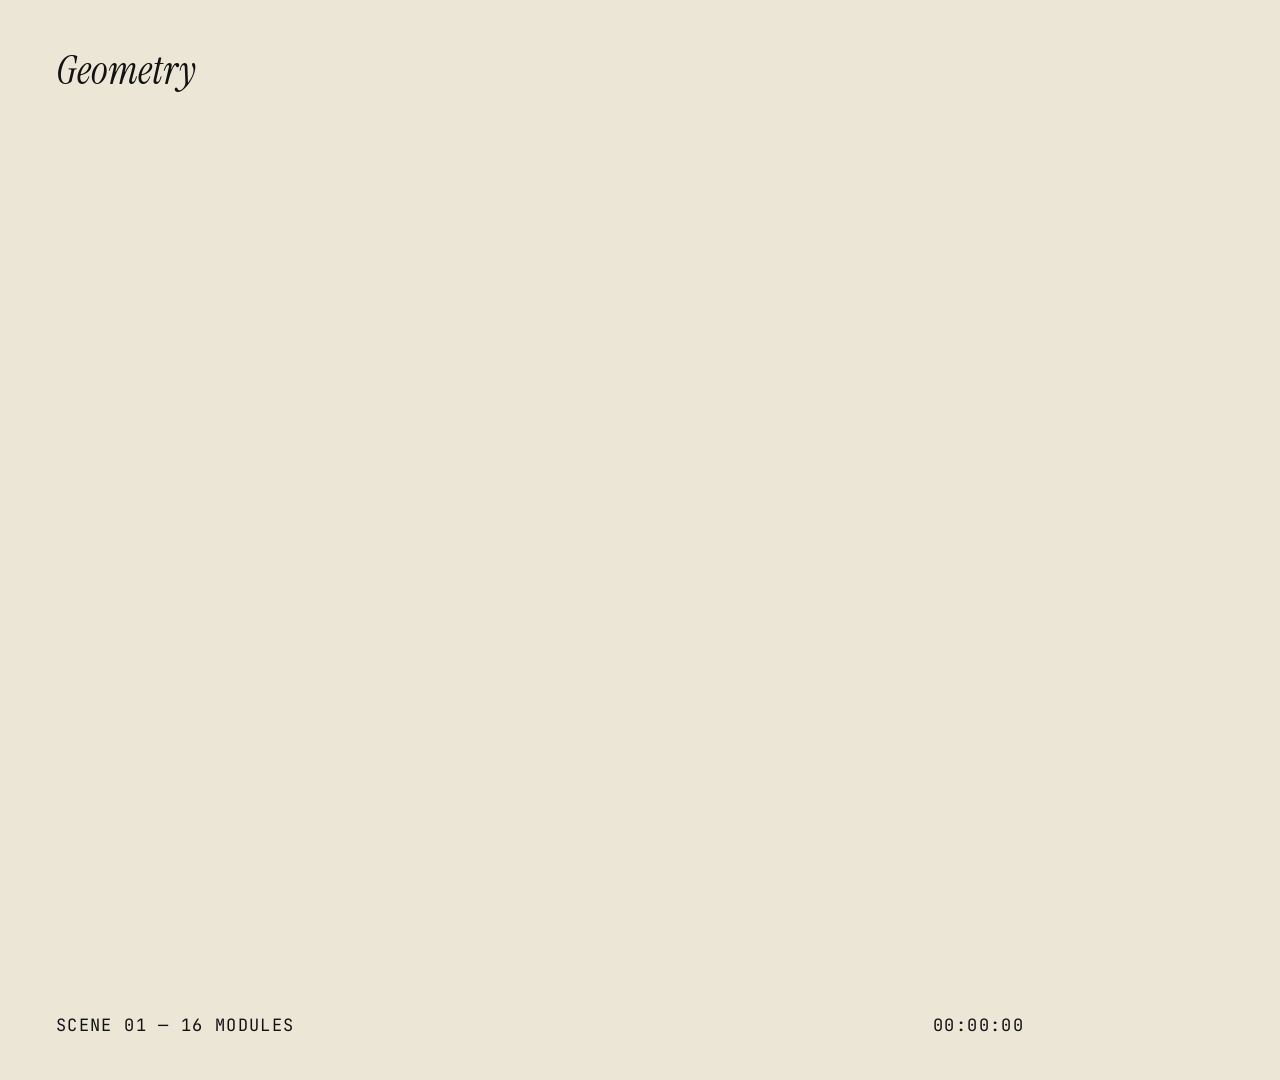
<file: app/assets/styles/framejam/bauhaus-grid/example.html>
<!doctype html>
<html lang="en">
  <head>
    <meta charset="UTF-8" />
    <meta name="viewport" content="width=1080, height=1080" />
    <title>Bauhaus Grid</title>
    <link rel="preconnect" href="https://fonts.googleapis.com" />
    <link href="https://fonts.googleapis.com/css2?family=Outfit:wght@500;800&family=Instrument+Serif:ital@1&family=JetBrains+Mono:wght@500&display=block" rel="stylesheet" />
    <script src="https://cdn.jsdelivr.net/npm/gsap@3.12.5/dist/gsap.min.js"></script>
    <style>
      * { margin: 0; padding: 0; box-sizing: border-box; }
      html, body { width: 1080px; height: 1080px; overflow: hidden; background: #ece6d6; }
      #stage { position: relative; width: 1080px; height: 1080px; overflow: hidden; background: #ece6d6; color: #121212; font-family: "Outfit", sans-serif; }
      .scene { position: absolute; inset: 0; visibility: hidden; }
      .ring { position: absolute; left: 240px; top: 240px; width: 600px; height: 600px; border-radius: 50%; border: 56px solid #f2542d; }
      .dot { position: absolute; left: 510px; top: 510px; width: 60px; height: 60px; border-radius: 50%; background: #121212; }
      #grid { position: absolute; left: 180px; top: 180px; width: 720px; height: 720px; }
      .tile { position: absolute; width: 168px; height: 168px; }
      .wipe { position: absolute; inset: 0; background: #2f4bf5; transform-origin: bottom center; }
      #s4 { background: #2f4bf5; color: #ece6d6; }
      .word { position: absolute; left: 110px; top: 300px; font-weight: 800; font-size: 210px; line-height: 0.9; letter-spacing: -0.04em; }
      .word span { display: inline-block; }
      .reddot { position: absolute; left: 812px; top: 300px; width: 74px; height: 74px; border-radius: 50%; background: #f2542d; }
      .sub { position: absolute; left: 116px; top: 760px; font-weight: 500; font-size: 34px; letter-spacing: 0.01em; }
      .hud { position: absolute; z-index: 5; }
      .label { left: 56px; top: 44px; font-family: "Instrument Serif", serif; font-style: italic; font-size: 40px; }
      .meta { font-family: "JetBrains Mono", monospace; font-size: 17px; letter-spacing: 0.08em; text-transform: uppercase; }
      #hudL { left: 56px; bottom: 44px; }
      #hudR { right: 56px; bottom: 44px; }
      .onblue { color: #ece6d6; }
    </style>
  </head>
  <body>
    <div id="stage" data-composition-id="bauhaus-grid" data-width="1080" data-height="1080" data-duration="7">
      <div id="s1" class="scene">
        <div class="ring" id="ring"></div>
        <div class="dot" id="dot"></div>
      </div>
      <div id="s2" class="scene">
        <div id="grid"></div>
      </div>
      <div class="wipe" id="wipe"></div>
      <div id="s4" class="scene">
        <div class="word" id="word"></div>
        <div class="reddot" id="reddot"></div>
        <div class="sub" id="sub">Open studios · 12–18 May · Hall 4, Dessau</div>
      </div>

      <div class="hud label" id="label">Geometry</div>
      <div class="hud meta" id="hudL">Scene 01 — 16 modules</div>
      <div class="hud meta" id="hudR">00:00:00</div>
    </div>

    <script>
      var colors = { r: "#f2542d", b: "#2f4bf5", k: "#121212" };
      var radii = {
        circle: "50%",
        arch: "84px 84px 0 0",
        quarter: "100% 0 0 0",
        leaf: "0 100% 0 100%",
        square: "0",
        drop: "50% 50% 0 50%"
      };
      var pattern = [
        ["circle", "k"], ["arch", "b"], ["square", "r"], ["quarter", "k"],
        ["leaf", "r"], ["circle", "b"], ["drop", "k"], ["arch", "r"],
        ["quarter", "b"], ["square", "k"], ["circle", "r"], ["leaf", "b"],
        ["arch", "k"], ["drop", "r"], ["quarter", "b"], ["circle", "k"]
      ];
      var grid = document.getElementById("grid");
      pattern.forEach(function (p, i) {
        var t = document.createElement("div");
        t.className = "tile";
        t.id = "tile" + i;
        t.style.left = (i % 4) * 184 + "px";
        t.style.top = Math.floor(i / 4) * 184 + "px";
        t.style.borderRadius = radii[p[0]];
        t.style.background = colors[p[1]];
        t.dataset.c = p[1];
        grid.appendChild(t);
      });
      var word = document.getElementById("word");
      ["shape", "week"].forEach(function (w, li) {
        var line = document.createElement("div");
        w.split("").forEach(function (ch) {
          var s = document.createElement("span");
          s.textContent = ch;
          s.className = "ch";
          line.appendChild(s);
        });
        word.appendChild(line);
      });

      var tl = gsap.timeline({ paused: true });
      function show(id, from, to) {
        tl.set(id, { visibility: "visible" }, from);
        if (to !== undefined) tl.set(id, { visibility: "hidden" }, to);
      }
      var clock = { f: 0 };
      tl.to(clock, {
        f: 210, duration: 7, ease: "none",
        onUpdate: function () {
          var f = Math.round(clock.f), s = Math.floor(f / 30), ff = f % 30;
          document.getElementById("hudR").textContent = "00:00:" + String(s).padStart(2, "0") + ":" + String(ff).padStart(2, "0");
          var t = f / 30, onBlue = t >= 4.3;
          document.getElementById("hudL").textContent = t < 1 ? "Scene 01 — Origin" : onBlue ? "Scene 03 — Poster" : "Scene 02 — 16 modules";
          document.getElementById("label").textContent = onBlue ? "Typography" : "Geometry";
          ["label", "hudL", "hudR"].forEach(function (id) { document.getElementById(id).style.color = onBlue ? "#ece6d6" : "#121212"; });
        }
      }, 0);

      show("#s1", 0, 1.0);
      tl.from("#ring", { scale: 0, duration: 0.5, ease: "back.out(1.6)" }, 0.05)
        .from("#dot", { y: -500, duration: 0.45, ease: "bounce.out" }, 0.25)
        .to("#ring", { scale: 2.6, duration: 0.35, ease: "power3.in" }, 0.68)
        .to("#dot", { scale: 0, duration: 0.25, ease: "power2.in" }, 0.72);

      show("#s2", 1.0, 4.3);
      var tiles = gsap.utils.toArray(".tile");
      tl.from(tiles, { scale: 0, duration: 0.45, ease: "back.out(1.8)", stagger: { grid: [4, 4], from: "center", amount: 0.45 } }, 1.0)
        .to(tiles, { rotation: 90, duration: 0.5, ease: "power3.inOut", stagger: { grid: [4, 4], from: "start", amount: 0.5 } }, 2.05)
        .set(tiles.filter(function (t) { return t.dataset.c === "r"; }), { backgroundColor: "#2f4bf5" }, 2.9)
        .set(tiles.filter(function (t) { return t.dataset.c === "b"; }), { backgroundColor: "#f2542d" }, 2.9)
        .to(tiles, { rotation: 180, duration: 0.5, ease: "power3.inOut", stagger: { grid: [4, 4], from: "end", amount: 0.5 } }, 3.1)
        .to(tiles, { scale: 0.86, duration: 0.25, ease: "power2.inOut", yoyo: true, repeat: 1 }, 3.75);

      gsap.set("#wipe", { scaleY: 0 });
      tl.to("#wipe", { scaleY: 1, duration: 0.35, ease: "expo.inOut" }, 4.0)
        .set("#wipe", { visibility: "hidden" }, 4.36);

      show("#s4", 4.3);
      var chars = gsap.utils.toArray(".ch");
      tl.from(chars, {
        y: 160, opacity: 0, duration: 0.5, ease: "back.out(2.2)", stagger: 0.04,
        rotation: function (i) { return (i % 2 ? -1 : 1) * 14; }
      }, 4.4)
        .from("#reddot", { y: -420, duration: 0.6, ease: "bounce.out" }, 4.9)
        .to(chars, { y: function (i) { return (i % 2 ? 1 : -1) * 10; }, rotation: function (i) { return (i % 2 ? 1 : -1) * 4; }, duration: 0.3, ease: "sine.inOut", stagger: 0.03, yoyo: true, repeat: 1 }, 5.6)
        .from("#sub", { y: 30, opacity: 0, duration: 0.4, ease: "power3.out" }, 5.5);

      tl.set({}, {}, 7);
      window.__timelines = window.__timelines || {};
      window.__timelines["bauhaus-grid"] = tl;
    </script>
  </body>
</html>
</file>
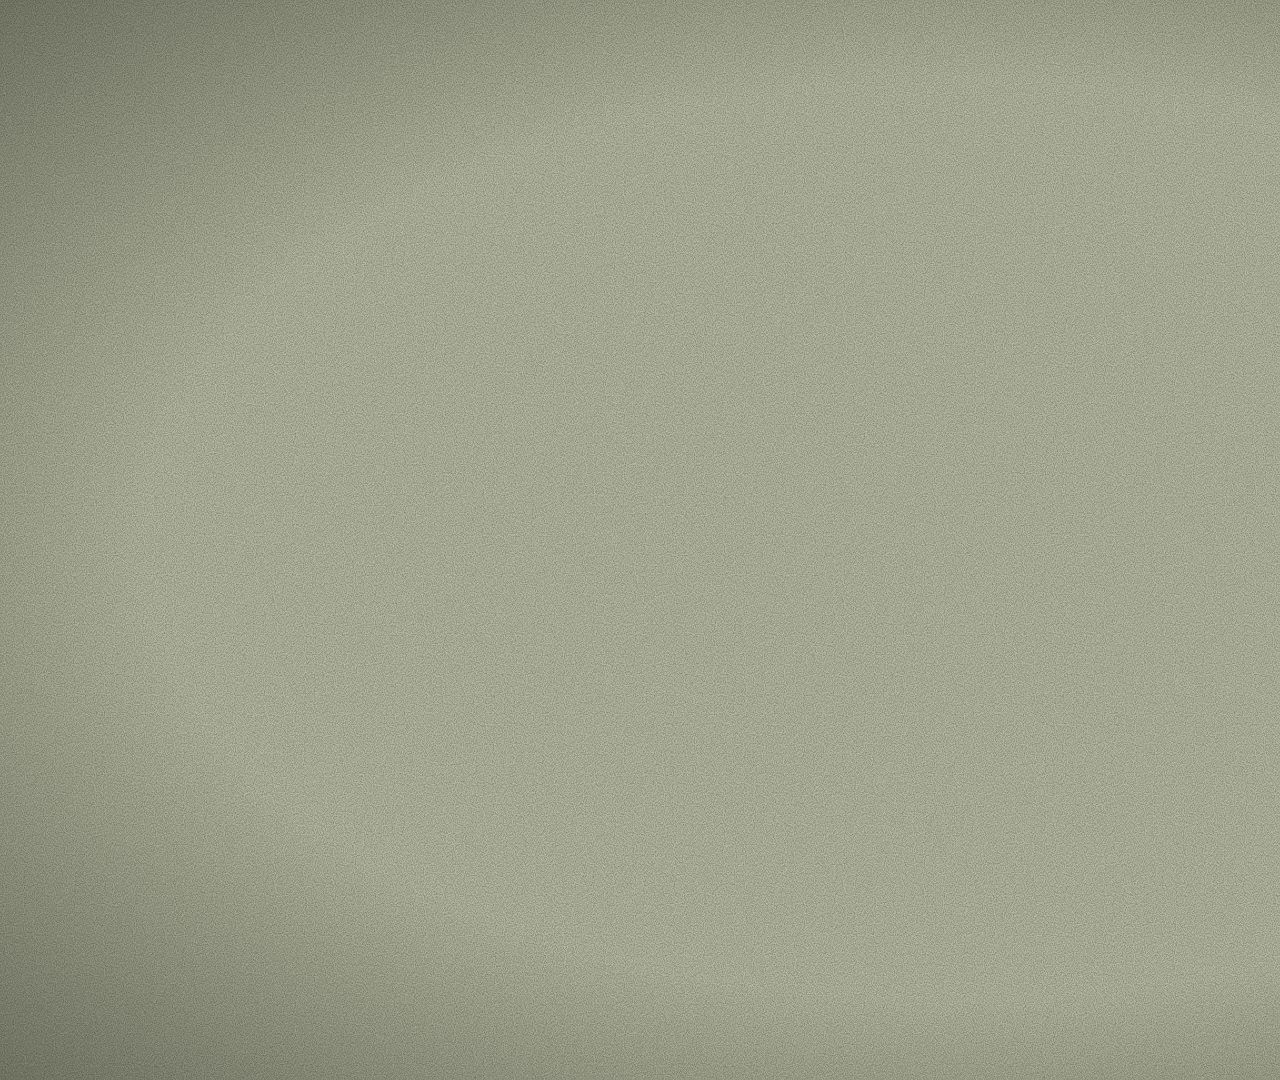
<file: app/assets/styles/framejam/case-file/example.html>
<!doctype html>
<html lang="en">
  <head>
    <meta charset="UTF-8" />
    <meta name="viewport" content="width=1920, height=1080" />
    <title>Case File</title>
    <link rel="preconnect" href="https://fonts.googleapis.com" />
    <link href="https://fonts.googleapis.com/css2?family=Courier+Prime:wght@400;700&family=Inter:wght@500;700;900&family=Playfair+Display:wght@900&display=block" rel="stylesheet" />
    <script src="https://cdn.jsdelivr.net/npm/gsap@3.12.5/dist/gsap.min.js"></script>
    <style>
      * { margin: 0; padding: 0; box-sizing: border-box; }
      html, body { width: 1920px; height: 1080px; overflow: hidden; background: #b6b9a2; }
      #stage { position: relative; width: 1920px; height: 1080px; overflow: hidden; background: #b6b9a2; color: #1b1c17; font-family: "Courier Prime", monospace; }
      .scene { position: absolute; inset: 0; visibility: hidden; }
      .paper { background: radial-gradient(ellipse at 50% 40%, #c4c7b0 0%, #b3b69e 60%, #8f937c 100%); }
      .cork { background: radial-gradient(ellipse at 50% 45%, #3a362b 0%, #2a2820 60%, #171611 100%); }
      .sheet { position: absolute; background: #e2e0cd; box-shadow: 0 30px 60px rgba(20, 22, 15, 0.35), 0 2px 0 rgba(0, 0, 0, 0.08); }
      .hdr { font-size: 18px; letter-spacing: 0.3em; text-transform: uppercase; color: #4c4e42; border-bottom: 2px solid #4c4e42; padding-bottom: 14px; white-space: nowrap; }
      .row { display: block; font-size: 44px; line-height: 1; margin-top: 44px; white-space: nowrap; }
      .rd { position: relative; display: inline-block; }
      .rd i { position: absolute; left: -6px; right: -6px; top: -4px; bottom: -6px; background: #121310; transform-origin: left center; }
      .ok { background: #c9e3c3; color: #1f5c34; padding: 0 6px; }
      .capbar { position: absolute; left: 0; right: 0; top: 948px; text-align: center; }
      .capbar span.b { display: inline-block; background: #17180f; color: #ecead9; font-weight: 700; font-size: 32px; padding: 12px 26px 14px; white-space: nowrap; }
      .capbar em { font-style: normal; opacity: 0; }
      .card { position: absolute; background: #e6e3d2; box-shadow: 0 18px 30px rgba(0, 0, 0, 0.45); padding: 46px 28px 26px; }
      .tk { font-size: 15px; letter-spacing: 0.24em; color: #6a6c5e; text-transform: uppercase; }
      .q { font-size: 23px; font-weight: 700; margin-top: 14px; white-space: nowrap; }
      .bar { height: 10px; background: #c3c1ae; margin-top: 14px; }
      .pin { position: absolute; width: 22px; height: 22px; margin: -11px 0 0 -11px; border-radius: 50%; background: radial-gradient(circle at 35% 35%, #f06a5a 0%, #b4231c 60%, #6d140f 100%); box-shadow: 0 4px 6px rgba(0, 0, 0, 0.5); z-index: 3; }
      svg.full { position: absolute; left: 0; top: 0; overflow: visible; }
      .str { fill: none; stroke: #c2241f; stroke-width: 3; stroke-dasharray: 1; stroke-dashoffset: 1; filter: drop-shadow(0 3px 2px rgba(0, 0, 0, 0.5)); }
      .inter { font-family: "Inter", sans-serif; }
      #stamp { position: absolute; left: 600px; top: 390px; font-family: "Inter", sans-serif; font-weight: 900; font-size: 100px; letter-spacing: 0.04em; color: #2f7d4a; border: 12px solid #2f7d4a; border-radius: 18px; padding: 4px 36px 10px; white-space: nowrap; filter: url(#ink); }
      .grain { position: absolute; inset: 0; pointer-events: none; z-index: 8; opacity: 0.45; mix-blend-mode: multiply; }
      .vig { position: absolute; inset: 0; pointer-events: none; z-index: 7; background: radial-gradient(ellipse at 50% 50%, rgba(0, 0, 0, 0) 60%, rgba(10, 12, 6, 0.35) 100%); }
    </style>
  </head>
  <body>
    <div id="stage" data-composition-id="case-file" data-width="1920" data-height="1080" data-duration="8">
      <svg width="0" height="0" style="position: absolute">
        <filter id="ink" x="-5%" y="-5%" width="110%" height="110%">
          <feTurbulence type="fractalNoise" baseFrequency="0.75" numOctaves="2" seed="3" result="n" />
          <feColorMatrix in="n" type="matrix" values="0 0 0 0 0  0 0 0 0 0  0 0 0 0 0  -4.2 0 0 0 2.9" result="m" />
          <feComposite in="SourceGraphic" in2="m" operator="in" result="c" />
          <feTurbulence type="fractalNoise" baseFrequency="0.035" numOctaves="2" seed="9" result="w" />
          <feDisplacementMap in="c" in2="w" scale="5" xChannelSelector="R" yChannelSelector="G" />
        </filter>
      </svg>

      <div id="s1" class="scene paper">
        <div class="sheet" id="doc1" style="left: 230px; top: 130px; width: 1460px; height: 700px; padding: 70px 90px">
          <div class="hdr">Case file Nº 0412 — Halvern support desk</div>
          <span class="row r1">Subject: help article “Export your data”.</span>
          <span class="row r1">Last verified by <span class="rd">m.reyes<i></i></span> on <span class="rd">March 3<i></i></span>.</span>
          <span class="row r1">Tells customers to click <span class="rd">“Export CSV”<i></i></span>.</span>
          <span class="row r1">That button was renamed in release <span class="rd">4.2<i></i></span>.</span>
          <span class="row r1" style="color: #8a2a22">Status: open. Tickets still arriving.</span>
        </div>
        <div class="capbar"><span class="b" id="c1">Eight months ago, someone renamed a button.</span></div>
      </div>

      <div id="s2" class="scene cork">
        <div id="board" style="position: absolute; inset: 0">
          <div class="card c2" style="left: 160px; top: 120px; width: 340px; height: 210px"><div class="tk">Ticket #2207</div><div class="q">“Where is Export?”</div><div class="bar" style="width: 90%"></div><div class="bar" style="width: 60%"></div></div>
          <div class="card c2" style="left: 1420px; top: 110px; width: 340px; height: 210px"><div class="tk">Ticket #2231</div><div class="q">“Docs are wrong.”</div><div class="bar" style="width: 80%"></div><div class="bar" style="width: 70%"></div></div>
          <div class="card c2" style="left: 800px; top: 34px; width: 320px; height: 190px"><div class="tk">Ticket #2240</div><div class="q">“No CSV button?”</div><div class="bar" style="width: 85%"></div></div>
          <div class="card c2" style="left: 130px; top: 560px; width: 340px; height: 210px"><div class="tk">Ticket #2268</div><div class="q">“Step 3 is missing.”</div><div class="bar" style="width: 75%"></div><div class="bar" style="width: 55%"></div></div>
          <div class="card c2" style="left: 1450px; top: 560px; width: 340px; height: 210px"><div class="tk">Ticket #2291</div><div class="q">“Cancel my plan.”</div><div class="bar" style="width: 88%"></div><div class="bar" style="width: 50%"></div></div>
          <div class="card" id="hero" style="left: 680px; top: 300px; width: 560px; height: 360px; padding: 34px 40px">
            <div class="tk">Halvern help center</div>
            <div class="inter" style="font-weight: 900; font-size: 50px; margin-top: 18px; letter-spacing: -0.01em">EXPORT YOUR DATA</div>
            <div class="inter" style="background: #17180f; color: #ecead9; font-weight: 700; font-size: 26px; letter-spacing: 0.08em; text-align: center; padding: 14px 0; margin-top: 26px">WANTED FOR 148 TICKETS</div>
            <div class="tk" style="margin-top: 26px; color: #8a2a22">Last updated 8 months ago</div>
          </div>
          <svg class="full" width="1920" height="1080" viewBox="0 0 1920 1080" style="z-index: 2">
            <path class="str" pathLength="1" d="M960 316 Q 640 300 330 136" />
            <path class="str" pathLength="1" d="M960 316 Q 1320 290 1680 126" />
            <path class="str" pathLength="1" d="M960 316 Q 1020 220 1066 50" />
            <path class="str" pathLength="1" d="M712 640 Q 500 650 300 576" />
            <path class="str" pathLength="1" d="M1208 640 Q 1420 650 1620 576" />
          </svg>
          <div class="pin" style="left: 960px; top: 316px"></div>
          <div class="pin" style="left: 712px; top: 640px"></div>
          <div class="pin" style="left: 1208px; top: 640px"></div>
          <div class="pin" style="left: 330px; top: 136px"></div>
          <div class="pin" style="left: 1680px; top: 126px"></div>
          <div class="pin" style="left: 1066px; top: 50px"></div>
          <div class="pin" style="left: 300px; top: 576px"></div>
          <div class="pin" style="left: 1620px; top: 576px"></div>
        </div>
        <div class="capbar"><span class="b" id="c2">Nobody updated the docs.</span></div>
      </div>

      <div id="s3" class="scene paper">
        <div class="tk" id="n1" style="position: absolute; left: 0; right: 0; top: 180px; text-align: center; font-size: 26px; color: #2c2e25">Tickets filed since the rename</div>
        <div id="num" style="position: absolute; left: 0; right: 0; top: 200px; text-align: center; font-family: 'Playfair Display', serif; font-weight: 900; font-size: 500px; line-height: 1.1; color: #161712">0</div>
        <svg class="full" width="1920" height="1080" viewBox="0 0 1920 1080">
          <path id="ring" pathLength="1" d="M960 280 C 1340 270, 1500 420, 1470 560 C 1440 720, 1180 800, 930 790 C 640 780, 430 690, 450 520 C 470 360, 700 270, 1010 276" fill="none" stroke="#c2241f" stroke-width="7" stroke-linecap="round" stroke-dasharray="1" stroke-dashoffset="1" />
        </svg>
        <div class="capbar"><span class="b" id="c3">Every trail led back to one page.</span></div>
      </div>

      <div id="s4" class="scene paper">
        <div class="sheet" id="doc2" style="left: 230px; top: 130px; width: 1460px; height: 700px; padding: 70px 90px">
          <div class="hdr">Case file Nº 0412 — Halvern support desk</div>
          <span class="row r4">Subject: help article “Export your data”.</span>
          <span class="row r4">Last verified by Margin on every merge.</span>
          <span class="row r4">Tells customers to click <span class="ok" id="okw">“Download”</span>.</span>
          <span class="row r4">Matches release 4.2. No drift found.</span>
          <span class="row r4" style="color: #1f5c34">Status: resolved. 0 new tickets.</span>
          <div id="stamp">CASE CLOSED</div>
        </div>
        <div class="capbar"><span class="b" id="c4">Then Margin read the code.</span></div>
      </div>

      <div id="s5" class="scene" style="background: #d6d8c6">
        <div class="inter" id="card" style="position: absolute; left: 140px; top: 220px; width: 860px; height: 620px; background: #fbfbf7; border-radius: 22px; box-shadow: 0 40px 80px rgba(30, 34, 20, 0.22); padding: 56px 64px">
          <div style="font-size: 20px; color: #7b7e6e; font-weight: 500">Help center › Reports</div>
          <div style="font-size: 64px; font-weight: 900; letter-spacing: -0.02em; margin-top: 18px">Export your data</div>
          <div id="pill" style="display: inline-block; margin-top: 20px; background: #dcefd9; color: #1f5c34; font-size: 22px; font-weight: 700; padding: 8px 18px; border-radius: 999px">✓ Updated today · synced with v4.2</div>
          <div style="font-size: 32px; font-weight: 500; margin-top: 46px; line-height: 1.9; color: #2a2c22">
            <div class="st">1&nbsp;&nbsp;Open <b>Reports</b></div>
            <div class="st">2&nbsp;&nbsp;Pick your records</div>
            <div class="st">3&nbsp;&nbsp;Click <span style="position: relative; color: #9a9c8c">Export CSV<span id="strike" style="position: absolute; left: -4px; right: -4px; top: 52%; height: 4px; background: #c2241f; transform-origin: left center"></span></span> <b id="neww" style="color: #1f7a3e">Download</b></div>
          </div>
        </div>
        <div id="wm" style="position: absolute; left: 1090px; top: 380px; font-family: 'Playfair Display', serif; font-weight: 900; font-size: 170px; letter-spacing: -0.02em; color: #161712">Margin</div>
        <div id="wt" style="position: absolute; left: 1098px; top: 600px; font-size: 32px; font-weight: 700; color: #2a2c22; white-space: nowrap">Docs that keep up with your code.</div>
        <div class="tk" id="wu" style="position: absolute; left: 1100px; top: 668px; font-size: 20px">margin.dev · case closed</div>
      </div>

      <div class="vig"></div>
      <svg class="grain" width="1920" height="1080" viewBox="0 0 1920 1080">
        <filter id="noise"><feTurbulence type="fractalNoise" baseFrequency="0.9" numOctaves="2" seed="11" /><feColorMatrix values="0 0 0 0 0.1  0 0 0 0 0.11  0 0 0 0 0.07  0 0 0 1.6 -0.45" /></filter>
        <rect width="1920" height="1080" filter="url(#noise)" />
      </svg>
    </div>

    <script>
      function splitChars(id) {
        var e = document.getElementById(id), t = e.textContent;
        e.textContent = "";
        for (var i = 0; i < t.length; i++) { var s = document.createElement("em"); s.textContent = t[i]; e.appendChild(s); }
        return e.querySelectorAll("em");
      }
      var tl = gsap.timeline({ paused: true });
      function show(id, from, to) {
        tl.set(id, { visibility: "visible" }, from);
        if (to !== undefined) tl.set(id, { visibility: "hidden" }, to);
      }
      function type(id, at, speed) {
        var ch = splitChars(id);
        tl.fromTo("#" + id, { opacity: 0, y: 12 }, { opacity: 1, y: 0, duration: 0.2, ease: "power2.out", immediateRender: false }, at);
        tl.to(ch, { opacity: 1, duration: 0.01, ease: "none", stagger: speed || 0.026 }, at + 0.05);
      }
      function redact(sel, at) { tl.to(sel, { scaleX: 1, duration: 0.24, ease: "power3.inOut", stagger: 0.17 }, at); }

      gsap.set(".rd i", { scaleX: 0 });
      gsap.set(["#c1", "#c2", "#c3", "#c4"], { opacity: 0 });
      gsap.set("#strike", { scaleX: 0 });
      gsap.set(".c2", { opacity: 0 });
      gsap.set("#stamp", { rotation: -9, opacity: 0 });

      show("#s1", 0, 1.75);
      tl.fromTo("#doc1", { scale: 1.06, rotation: -1.2, y: 30 }, { scale: 1, rotation: -0.4, y: 0, duration: 1.75, ease: "power2.out", immediateRender: false }, 0)
        .from(".r1", { opacity: 0, x: -18, duration: 0.3, ease: "power2.out", stagger: 0.08 }, 0.05);
      redact("#doc1 .rd i", 0.55);
      type("c1", 0.15, 0.024);

      show("#s2", 1.75, 3.95);
      tl.fromTo("#board", { scale: 1.08 }, { scale: 1, duration: 2.2, ease: "power2.out", transformOrigin: "960px 460px", immediateRender: false }, 1.75)
        .from("#hero", { y: -40, rotation: 3, scale: 1.12, opacity: 0, duration: 0.4, ease: "back.out(1.6)" }, 1.75)
        .fromTo(".c2", { y: -30, opacity: 0, rotation: function (i) { return [-9, 8, -5, 7, -8][i]; } }, { y: 0, opacity: 1, rotation: function (i) { return [-4, 3, 1.5, 2, -3][i]; }, duration: 0.38, ease: "back.out(1.6)", stagger: 0.07, immediateRender: false }, 1.9)
        .from("#board .pin", { scale: 0, duration: 0.2, ease: "back.out(3)", stagger: 0.05 }, 2.2)
        .to(".str", { strokeDashoffset: 0, duration: 0.45, ease: "power2.inOut", stagger: 0.1 }, 2.4);
      type("c2", 1.85);

      show("#s3", 3.95, 5.15);
      var n = { v: 0 };
      tl.from("#n1", { opacity: 0, y: 10, duration: 0.3, ease: "power2.out" }, 3.95)
        .fromTo("#num", { scale: 1.12, opacity: 0 }, { scale: 1, opacity: 1, duration: 0.45, ease: "expo.out", immediateRender: false }, 3.95)
        .to(n, { v: 148, duration: 0.75, ease: "power2.out", onUpdate: function () { document.getElementById("num").textContent = Math.round(n.v); } }, 3.98)
        .to("#ring", { strokeDashoffset: 0, duration: 0.45, ease: "power2.inOut" }, 4.55);
      type("c3", 4.0);

      show("#s5", 6.5);
      show("#s4", 5.15, 6.5);
      tl.fromTo("#doc2", { scale: 1, rotation: -0.4, y: 0 }, { scale: 1.03, rotation: -0.4, y: -6, duration: 1.35, ease: "power1.out", immediateRender: false }, 5.15)
        .from(".r4", { opacity: 0, x: -18, duration: 0.3, ease: "power2.out", stagger: 0.07 }, 5.15)
        .from("#okw", { backgroundColor: "rgba(201,227,195,0)", duration: 0.3, ease: "power1.out" }, 5.45)
        .fromTo("#stamp", { scale: 2.4, opacity: 0 }, { scale: 1, opacity: 0.92, duration: 0.2, ease: "power4.in", immediateRender: false }, 5.7)
        .fromTo("#doc2", { x: 0 }, { x: 8, duration: 0.05, ease: "none", yoyo: true, repeat: 3, immediateRender: false }, 5.9);
      type("c4", 5.2);

      tl.fromTo("#card", { y: 60, opacity: 0 }, { y: 0, opacity: 1, duration: 0.55, ease: "power3.out", immediateRender: false }, 6.5)
        .from(".st", { opacity: 0, x: -14, duration: 0.3, ease: "power2.out", stagger: 0.08 }, 6.75)
        .from("#pill", { scale: 0.6, opacity: 0, duration: 0.35, ease: "back.out(2)" }, 6.85)
        .to("#strike", { scaleX: 1, duration: 0.25, ease: "power3.inOut" }, 7.15)
        .from("#neww", { opacity: 0, x: -10, duration: 0.25, ease: "power2.out" }, 7.3)
        .from("#wm", { y: 40, opacity: 0, duration: 0.5, ease: "expo.out" }, 6.7)
        .from("#wt", { y: 20, opacity: 0, duration: 0.4, ease: "power2.out" }, 6.95)
        .from("#wu", { opacity: 0, duration: 0.4, ease: "power1.out" }, 7.2);

      tl.set({}, {}, 8);
      window.__timelines = window.__timelines || {};
      window.__timelines["case-file"] = tl;
    </script>
  </body>
</html>
</file>
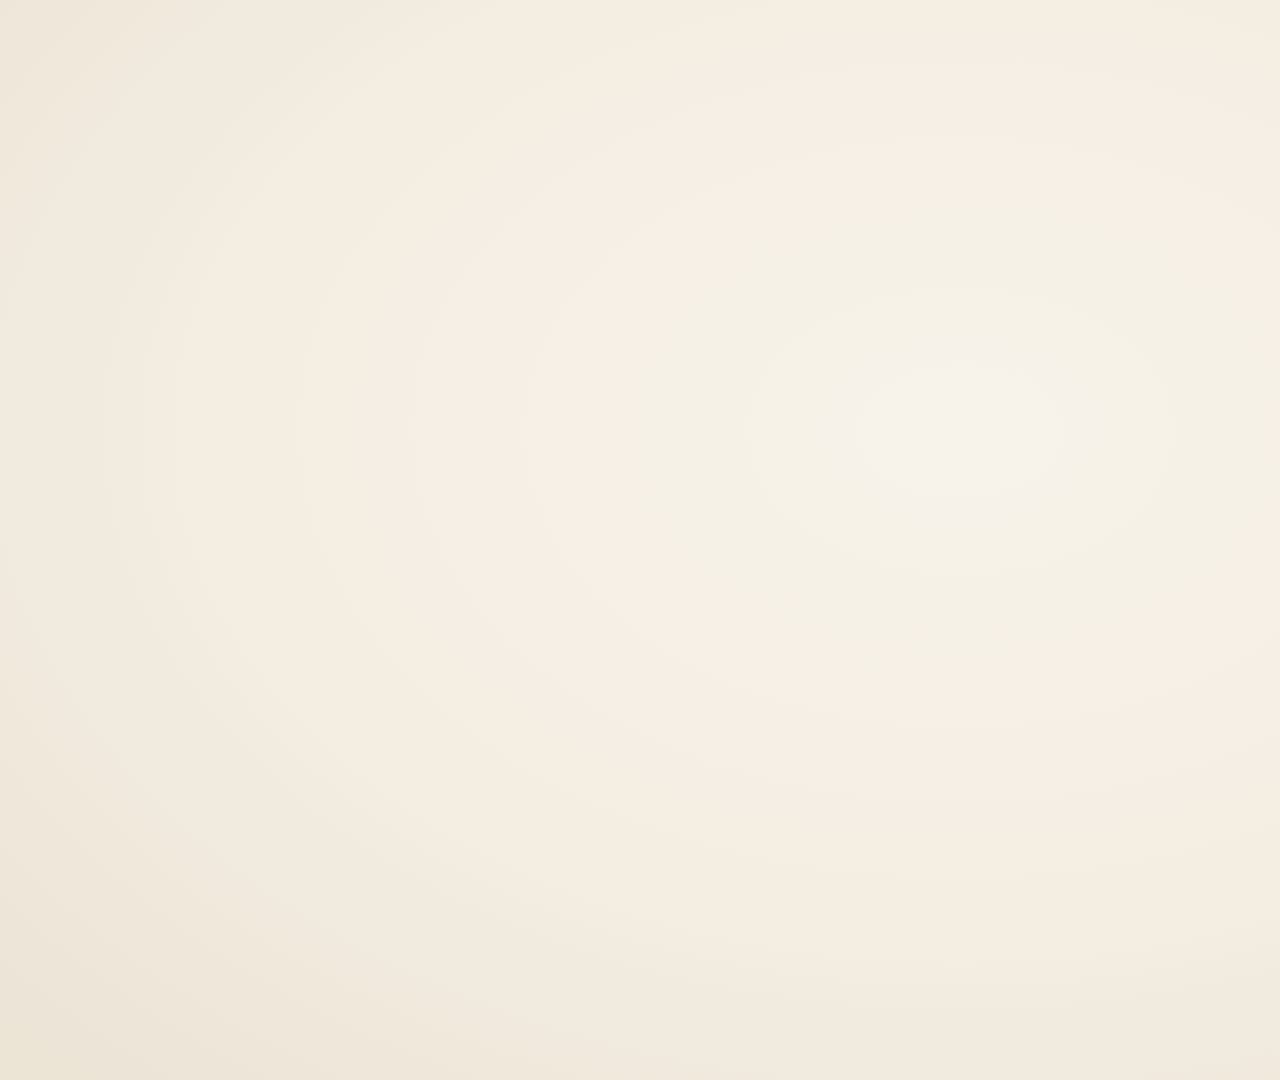
<file: app/assets/styles/framejam/cream-serif-launch/example.html>
<!doctype html>
<html lang="en">
  <head>
    <meta charset="UTF-8" />
    <meta name="viewport" content="width=1920, height=1080" />
    <title>Cream Serif Launch</title>
    <link rel="preconnect" href="https://fonts.googleapis.com" />
    <link href="https://fonts.googleapis.com/css2?family=Fraunces:ital,opsz,wght@0,9..144,800;1,9..144,700&family=Inter:wght@400;500;600&family=JetBrains+Mono:wght@500&display=block" rel="stylesheet" />
    <script src="https://cdn.jsdelivr.net/npm/gsap@3.12.5/dist/gsap.min.js"></script>
    <style>
      * { margin: 0; padding: 0; box-sizing: border-box; }
      html, body { width: 1920px; height: 1080px; overflow: hidden; background: #f3ede2; }
      #stage { position: relative; width: 1920px; height: 1080px; overflow: hidden; background: radial-gradient(ellipse at 50% 40%, #f8f3ea 0%, #f3ede2 55%, #ebe3d4 100%); color: #1d1b18; font-family: "Inter", sans-serif; }
      .scene { position: absolute; inset: 0; visibility: hidden; }
      .serif { font-family: "Fraunces", serif; font-weight: 800; letter-spacing: -0.02em; }
      em { font-family: "Fraunces", serif; font-style: italic; font-weight: 700; color: #ec5b3c; }
      .center { position: absolute; left: 0; right: 0; text-align: center; }
      .mark { display: inline-block; width: 46px; height: 46px; vertical-align: -6px; margin-right: 14px; }
      .ver { display: inline-block; font-family: "Inter", sans-serif; font-weight: 500; font-size: 40px; color: #8f877b; border-left: 2px solid #cfc6b7; padding-left: 22px; margin-left: 22px; vertical-align: 6px; }
      .card { position: absolute; left: 460px; top: 330px; width: 1000px; background: #fffaf2; border-radius: 26px; box-shadow: 0 2px 0 rgba(0,0,0,0.04), 0 30px 80px rgba(90, 60, 30, 0.14); padding: 34px 38px; }
      .input { font-size: 34px; color: #1d1b18; height: 50px; white-space: nowrap; }
      .input span { opacity: 0; }
      .caret { display: inline-block; width: 3px; height: 38px; background: #ec5b3c; vertical-align: -6px; margin-left: 2px; }
      .sendb { position: absolute; right: 30px; top: 28px; width: 56px; height: 56px; border-radius: 16px; background: #ec5b3c; }
      .chips { margin-top: 26px; display: flex; gap: 14px; }
      .chip { font-size: 24px; font-weight: 500; color: #5f574b; border: 1.5px solid #e2d9c9; border-radius: 999px; padding: 10px 22px; background: #fbf6ed; }
      .hit { position: relative; margin-top: 18px; font-family: "JetBrains Mono", monospace; font-size: 26px; color: #3b362f; padding: 12px 16px; border-radius: 12px; overflow: hidden; }
      .hit b { color: #ec5b3c; font-weight: 500; }
      .hitbar { position: absolute; inset: 0; background: #fbe3d9; transform-origin: left center; }
      .hit span { position: relative; }
      .label { position: absolute; left: 380px; font-size: 32px; font-weight: 600; }
      .bar { position: absolute; left: 700px; height: 96px; border-radius: 10px; transform-origin: left center; }
      .price { position: absolute; font-size: 40px; font-weight: 600; }
      .strike { position: absolute; height: 5px; background: #1d1b18; transform-origin: left center; }
      .pill { display: inline-block; font-family: "JetBrains Mono", monospace; font-size: 30px; color: #f3ede2; background: #1d1b18; border-radius: 14px; padding: 16px 30px; }
    </style>
  </head>
  <body>
    <div id="stage" data-composition-id="cream-serif-launch" data-width="1920" data-height="1080" data-duration="8">
      <div id="s1" class="scene">
        <div class="center serif" id="q" style="top: 370px; font-size: 150px; line-height: 1">What are we <em>shipping</em>?</div>
        <div class="center" id="logo1" style="top: 610px">
          <svg class="mark" viewBox="0 0 46 46"><path d="M23 2 L27 18 L44 23 L27 28 L23 44 L19 28 L2 23 L19 18 Z" fill="#ec5b3c" /></svg><span class="serif" style="font-size: 60px">Sift</span><span class="ver">1.0</span>
        </div>
      </div>

      <div id="s2" class="scene">
        <div class="center serif" id="q2" style="top: 150px; font-size: 76px">What are we <em>shipping</em>?</div>
        <div class="card" id="card">
          <div class="input" id="input"></div>
          <div class="sendb" id="sendb"></div>
          <div class="chips">
            <div class="chip">Search repo</div><div class="chip">Explain</div><div class="chip">Write tests</div><div class="chip">Open PR</div>
          </div>
          <div class="hit" id="hit1"><div class="hitbar"></div><span><b>billing/retry.ts:42</b>  retryFailedCharge(attempt, backoff)</span></div>
          <div class="hit" id="hit2"><div class="hitbar"></div><span><b>jobs/dunning.ts:118</b>  schedule("payment.retry", in3Days)</span></div>
          <div class="hit" id="hit3"><div class="hitbar"></div><span><b>stripe/webhooks.ts:77</b>  on("invoice.payment_failed")</span></div>
        </div>
      </div>

      <div id="s3" class="scene">
        <div class="center serif" id="t3" style="top: 150px; font-size: 76px">Agents, prompted to use <em>Sift</em>.</div>
        <div class="label" style="top: 452px">Agent alone</div>
        <div class="bar" id="barA" style="top: 420px; width: 900px; background: #1d1b18"></div>
        <div class="price" id="pA" style="left: 1630px; top: 442px">$7.80</div>
        <div class="strike" id="strike" style="left: 1620px; top: 470px; width: 140px"></div>
        <div class="label" style="top: 612px">Agent + Sift</div>
        <div class="bar" id="barB" style="top: 580px; width: 522px; background: #ec5b3c"></div>
        <div class="price" id="pB" style="left: 1250px; top: 602px; color: #ec5b3c">$4.52</div>
        <div class="serif" id="pct" style="position: absolute; left: 1120px; top: 640px; font-size: 240px; line-height: 1; color: #ec5b3c">−42%</div>
        <div id="note" style="position: absolute; left: 380px; top: 790px; font-size: 28px; color: #8f877b; width: 600px; line-height: 1.4">Median cost per resolved task, 312 real issues, same model and prompt.</div>
      </div>

      <div id="s4" class="scene">
        <div class="center" id="logo2" style="top: 280px">
          <svg class="mark" viewBox="0 0 46 46" style="width: 120px; height: 120px; vertical-align: -10px; margin-right: 30px"><path d="M23 2 L27 18 L44 23 L27 28 L23 44 L19 28 L2 23 L19 18 Z" fill="#ec5b3c" /></svg><span class="serif" style="font-size: 200px; line-height: 1">Sift</span>
        </div>
        <div class="center serif" id="tag" style="top: 560px; font-size: 64px">Find the context. <em>Start coding.</em></div>
        <div class="center" id="cmd" style="top: 720px"><span class="pill">npm i -g sift-cli</span></div>
      </div>
    </div>

    <script>
      var Q = "where do we retry failed payments?";
      var inp = document.getElementById("input");
      Q.split("").forEach(function (ch) {
        var s = document.createElement("span");
        s.textContent = ch;
        inp.appendChild(s);
      });
      var caret = document.createElement("i");
      caret.className = "caret";
      inp.appendChild(caret);

      var tl = gsap.timeline({ paused: true });
      function show(id, from, to) {
        tl.set(id, { visibility: "visible" }, from);
        if (to !== undefined) tl.set(id, { visibility: "hidden" }, to);
      }

      show("#s1", 0, 1.9);
      tl.from("#q", { opacity: 0, filter: "blur(26px)", scale: 1.08, duration: 0.95, ease: "power3.out" }, 0.05)
        .from("#logo1", { opacity: 0, y: 20, filter: "blur(8px)", duration: 0.5, ease: "power3.out" }, 0.9);

      show("#s2", 1.9, 4.0);
      tl.from("#q2", { opacity: 0, y: 30, duration: 0.4, ease: "power3.out" }, 1.9)
        .from("#card", { opacity: 0, y: 80, duration: 0.55, ease: "expo.out" }, 1.95);
      gsap.utils.toArray("#input span").forEach(function (s, i) {
        tl.set(s, { opacity: 1 }, 2.25 + i * 0.022);
      });
      tl.to("#sendb", { scale: 0.86, duration: 0.08, yoyo: true, repeat: 1, ease: "power1.inOut" }, 3.05)
        .from(".chip", { opacity: 0, y: 16, duration: 0.3, ease: "power3.out", stagger: 0.05 }, 2.3)
        .from(["#hit1", "#hit2", "#hit3"], { opacity: 0, y: 20, duration: 0.35, ease: "power3.out", stagger: 0.12 }, 3.15);
      gsap.set(".hitbar", { scaleX: 0 });
      tl.to("#hit1 .hitbar", { scaleX: 1, duration: 0.4, ease: "power2.inOut" }, 3.5);

      show("#s3", 4.0, 6.2);
      gsap.set(["#barA", "#barB", "#strike"], { scaleX: 0 });
      gsap.set("#pct", { opacity: 0 });
      tl.from("#t3", { opacity: 0, y: 30, duration: 0.4, ease: "power3.out" }, 4.0)
        .to("#barA", { scaleX: 1, duration: 0.6, ease: "expo.out" }, 4.2)
        .from("#pA", { opacity: 0, duration: 0.25 }, 4.6)
        .to("#barB", { scaleX: 1, duration: 0.6, ease: "expo.out" }, 4.4)
        .from("#pB", { opacity: 0, duration: 0.25 }, 4.8)
        .fromTo("#pct", { scale: 1.7, rotation: -20, opacity: 0 }, { scale: 1, rotation: -8, opacity: 1, duration: 0.45, ease: "back.out(2.2)", immediateRender: false }, 5.0)
        .to("#strike", { scaleX: 1, duration: 0.25, ease: "power2.out" }, 5.2)
        .to("#pA", { color: "#8f877b", duration: 0.2 }, 5.2)
        .from("#note", { opacity: 0, duration: 0.3 }, 5.4);

      show("#s4", 6.2);
      tl.from("#logo2", { opacity: 0, filter: "blur(16px)", scale: 1.06, duration: 0.6, ease: "power3.out" }, 6.2)
        .from("#tag", { opacity: 0, y: 24, filter: "blur(8px)", duration: 0.5, ease: "power3.out" }, 6.55)
        .from("#cmd", { opacity: 0, y: 20, duration: 0.4, ease: "power3.out" }, 6.85);

      tl.set({}, {}, 8);
      window.__timelines = window.__timelines || {};
      window.__timelines["cream-serif-launch"] = tl;
    </script>
  </body>
</html>
</file>
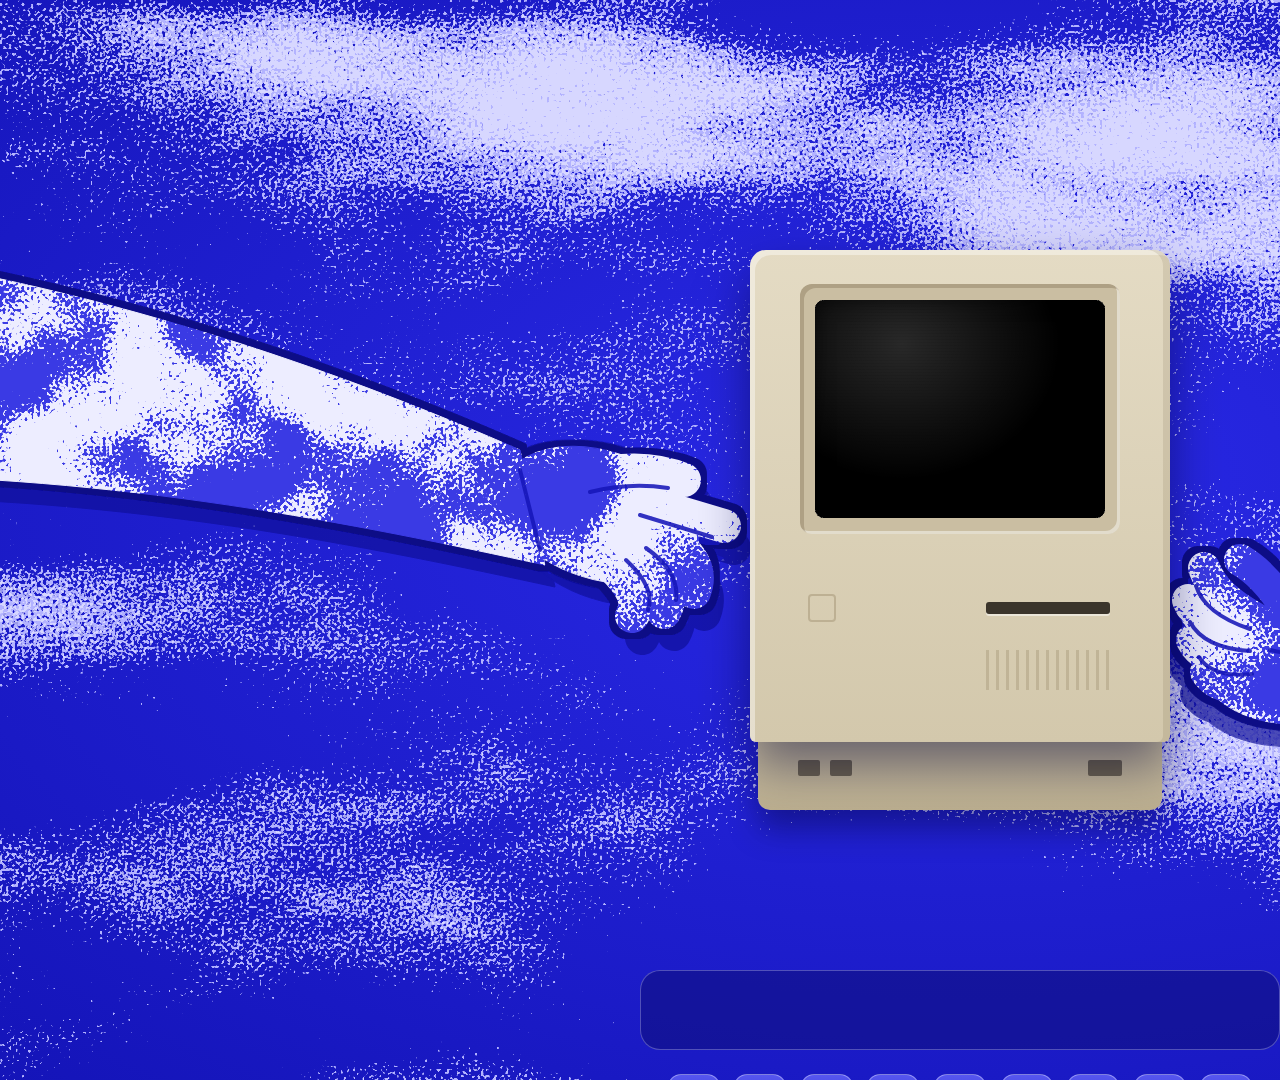
<file: app/assets/styles/framejam/cyanotype-mac/example.html>
<!doctype html>
<html lang="en">
  <head>
    <meta charset="UTF-8" />
    <meta name="viewport" content="width=1920, height=1080" />
    <title>Cyanotype Mac</title>
    <link rel="preconnect" href="https://fonts.googleapis.com" />
    <link href="https://fonts.googleapis.com/css2?family=Pixelify+Sans:wght@400;600;700&family=Silkscreen&display=block" rel="stylesheet" />
    <script src="https://cdn.jsdelivr.net/npm/gsap@3.12.5/dist/gsap.min.js"></script>
    <style>
      * { margin: 0; padding: 0; box-sizing: border-box; }
      html, body { width: 1920px; height: 1080px; overflow: hidden; background: #1d1dd3; }
      #stage { position: relative; width: 1920px; height: 1080px; overflow: hidden; background: #1d1dd3; font-family: "Pixelify Sans", sans-serif; }
      #cam { position: absolute; inset: 0; }
      #bg { position: absolute; left: 0; top: 0; }
      #mac { position: absolute; left: 750px; top: 250px; width: 420px; height: 560px; }
      .body { position: absolute; left: 0; top: 0; width: 420px; height: 492px; border-radius: 16px 16px 6px 6px; background: linear-gradient(180deg, #e4dbc4, #d3c8ac);
        box-shadow: inset -7px 0 0 rgba(60, 40, 10, 0.1), inset 5px 5px 0 rgba(255, 255, 255, 0.4), 0 24px 50px rgba(0, 0, 50, 0.5); }
      .bezel { position: absolute; left: 50px; top: 34px; width: 320px; height: 250px; border-radius: 12px; background: #cabea2; box-shadow: inset 4px 4px 0 rgba(60, 40, 10, 0.2), inset -3px -3px 0 rgba(255, 255, 255, 0.45); }
      .slot { position: absolute; left: 236px; top: 352px; width: 124px; height: 12px; border-radius: 3px; background: #3b352b; box-shadow: 0 2px 0 rgba(255, 255, 255, 0.5); }
      .badge { position: absolute; left: 58px; top: 344px; width: 28px; height: 28px; border-radius: 4px; border: 2px solid #bdb093; }
      .vent { position: absolute; left: 236px; top: 400px; width: 124px; height: 40px; background: repeating-linear-gradient(90deg, #b7aa8c 0 3px, transparent 3px 10px); opacity: 0.7; }
      .foot { position: absolute; left: 8px; top: 484px; width: 404px; height: 76px; border-radius: 4px 4px 12px 12px; background: linear-gradient(180deg, #cdc2a5, #bcaf90); box-shadow: inset 0 4px 0 rgba(0, 0, 0, 0.12), 0 20px 30px rgba(0, 0, 40, 0.35); }
      .port { position: absolute; top: 26px; height: 16px; border-radius: 2px; background: #6d6450; }
      #scr { position: absolute; left: 65px; top: 50px; width: 290px; height: 218px; border-radius: 9px; overflow: hidden; background: #000; }
      #ui { position: absolute; left: 0; top: 0; width: 580px; height: 436px; overflow: hidden; color: #000; font-size: 20px;
        background: repeating-conic-gradient(#000 0 25%, #fff 0 50%) 0 0 / 4px 4px; }
      .mb { position: absolute; left: 0; top: 0; width: 580px; height: 30px; background: #fff; border-bottom: 2px solid #000; line-height: 29px; padding-left: 14px; white-space: nowrap; }
      .mb span { display: inline-block; padding: 0 10px; }
      .mb .clk { position: absolute; right: 14px; top: 0; font-family: "Silkscreen", sans-serif; font-size: 14px; }
      .win { position: absolute; background: #fff; border: 2px solid #000; box-shadow: 4px 4px 0 #000; overflow: hidden; }
      .tb { position: relative; height: 26px; border-bottom: 2px solid #000; text-align: center; line-height: 24px; font-size: 17px;
        background: repeating-linear-gradient(180deg, #fff 0 4px, #000 4px 6px) 0 1px / 100% 22px no-repeat, #fff; }
      .tb b { font-weight: 400; background: #fff; padding: 0 10px; }
      .tb i { position: absolute; left: 12px; top: 5px; width: 16px; height: 16px; background: #fff; border: 2px solid #000; box-shadow: 0 0 0 3px #fff; }
      .doc { padding: 12px 16px; font-size: 23px; line-height: 31px; }
      .doc s { text-decoration: none; display: inline-block; width: 11px; height: 24px; background: #000; vertical-align: -4px; }
      .ico { position: absolute; width: 74px; text-align: center; font-family: "Silkscreen", sans-serif; font-size: 12px; }
      .ico div { margin: 0 auto 4px; width: 44px; height: 34px; background: #fff; border: 2px solid #000; }
      .ico span { background: #fff; padding: 0 3px; }
      #menu { position: absolute; left: 196px; top: 30px; width: 200px; background: #fff; border: 2px solid #000; box-shadow: 4px 4px 0 #000; padding: 4px 0; visibility: hidden; }
      #menu div { padding: 0 14px; line-height: 30px; font-size: 19px; }
      #menu .sep { height: 2px; margin: 4px 0; background: repeating-linear-gradient(90deg, #000 0 2px, #fff 2px 4px); padding: 0; }
      .zoom { position: absolute; border: 2px dashed #000; visibility: hidden; }
      #dlg { position: absolute; left: 96px; top: 138px; width: 388px; height: 160px; background: #fff; border: 2px solid #000; box-shadow: inset 0 0 0 4px #fff, inset 0 0 0 6px #000, 5px 5px 0 #000; padding: 26px 26px; visibility: hidden; font-size: 21px; line-height: 28px; }
      #dlg .bang { float: left; width: 44px; height: 44px; margin-right: 18px; border: 3px solid #000; text-align: center; font-weight: 700; font-size: 30px; line-height: 38px; }
      #ok { position: absolute; right: 26px; bottom: 20px; width: 96px; height: 36px; border: 3px solid #000; border-radius: 12px; text-align: center; line-height: 30px; box-shadow: 0 0 0 3px #fff, 0 0 0 6px #000; }
      #cursor { position: absolute; left: 0; top: 0; }
      #card { position: absolute; inset: 0; background: #fff; visibility: hidden; text-align: center; }
      #card .nm { position: absolute; left: 0; right: 0; top: 112px; font-weight: 700; font-size: 104px; line-height: 1; letter-spacing: 0.02em; }
      #card .rule { position: absolute; left: 150px; width: 280px; top: 236px; height: 4px; background: repeating-linear-gradient(90deg, #000 0 4px, #fff 4px 8px); }
      #card .tg { position: absolute; left: 0; right: 0; top: 262px; font-size: 24px; }
      #card .url { position: absolute; left: 0; right: 0; top: 330px; font-family: "Silkscreen", sans-serif; font-size: 15px; letter-spacing: 0.1em; }
      .glass { position: absolute; inset: 0; border-radius: 9px; pointer-events: none;
        background: repeating-linear-gradient(180deg, rgba(0, 0, 0, 0.06) 0 1px, transparent 1px 3px), radial-gradient(ellipse at 30% 20%, rgba(255, 255, 255, 0.16), transparent 55%);
        box-shadow: inset 0 0 18px rgba(0, 0, 0, 0.55); }
      #boot { position: absolute; inset: 0; background: #000; }
      #dock { position: absolute; left: 640px; top: 970px; width: 640px; height: 80px; border-radius: 20px; background: rgba(16, 16, 120, 0.55); border: 1px solid rgba(220, 220, 255, 0.3);
        display: flex; align-items: center; justify-content: space-evenly; padding: 0 12px; }
      .dk { width: 52px; height: 52px; border-radius: 13px; background: linear-gradient(180deg, #5656f0, #2c2cc4); border: 1px solid rgba(230, 230, 255, 0.45); position: relative; overflow: hidden; }
      .dk svg { position: absolute; left: 0; top: 0; }
    </style>
  </head>
  <body>
    <div id="stage" data-composition-id="cyanotype-mac" data-width="1920" data-height="1080" data-duration="8">
      <div id="cam">
        <svg id="bg" width="1920" height="1080" viewBox="0 0 1920 1080">
          <defs>
            <radialGradient id="vig" cx="0.5" cy="0.45" r="0.75"><stop offset="0" stop-color="#2a2ae8" /><stop offset="1" stop-color="#1414b8" /></radialGradient>
            <filter id="cloudMid" filterUnits="userSpaceOnUse" x="-200" y="0" width="2320" height="1080">
              <feTurbulence type="fractalNoise" baseFrequency="0.0014 0.0036" numOctaves="5" seed="8" result="c0" /><feColorMatrix values="1 0 0 0 0  0 1 0 0 0  0 0 1 0 0  0 0 0 0 1" result="c" />
              <feTurbulence type="fractalNoise" baseFrequency="0.32" numOctaves="1" seed="2" result="f0" /><feColorMatrix values="1 0 0 0 0  0 1 0 0 0  0 0 1 0 0  0 0 0 0 1" result="f" />
              <feComposite in="c" in2="f" operator="arithmetic" k2="1" k3="0.6" result="sum" />
              <feColorMatrix in="sum" values="0 0 0 0 0.45  0 0 0 0 0.45  0 0 0 0 1  30 0 0 0 -27.3" />
            </filter>
            <filter id="cloudHi" filterUnits="userSpaceOnUse" x="-200" y="0" width="2320" height="1080">
              <feTurbulence type="fractalNoise" baseFrequency="0.0014 0.0036" numOctaves="5" seed="8" result="c0" /><feColorMatrix values="1 0 0 0 0  0 1 0 0 0  0 0 1 0 0  0 0 0 0 1" result="c" />
              <feTurbulence type="fractalNoise" baseFrequency="0.32" numOctaves="1" seed="5" result="f0" /><feColorMatrix values="1 0 0 0 0  0 1 0 0 0  0 0 1 0 0  0 0 0 0 1" result="f" />
              <feComposite in="c" in2="f" operator="arithmetic" k2="1" k3="0.6" result="sum" />
              <feColorMatrix in="sum" values="0 0 0 0 0.86  0 0 0 0 0.86  0 0 0 0 1  30 0 0 0 -29.4" />
            </filter>
            <filter id="handTex" filterUnits="userSpaceOnUse" x="-200" y="0" width="2320" height="1080">
              <feTurbulence type="fractalNoise" baseFrequency="0.009" numOctaves="3" seed="21" result="c0" /><feColorMatrix values="1 0 0 0 0  0 1 0 0 0  0 0 1 0 0  0 0 0 0 1" result="c" />
              <feTurbulence type="fractalNoise" baseFrequency="0.32" numOctaves="1" seed="9" result="f0" /><feColorMatrix values="1 0 0 0 0  0 1 0 0 0  0 0 1 0 0  0 0 0 0 1" result="f" />
              <feComposite in="c" in2="f" operator="arithmetic" k2="1" k3="0.6" result="sum" />
              <feColorMatrix in="sum" values="0 0 0 0 0.85  0 0 0 0 0.85  0 0 0 0 1  26 0 0 0 -20" />
            </filter>
            <g id="handL">
              <path d="M-160 250 C 120 290, 360 380, 520 450 L 545 565 C 360 525, 120 475, -160 475 Z" />
              <ellipse cx="600" cy="515" rx="102" ry="64" transform="rotate(18 600 515)" />
              <path d="M630 498 L 724 526 M652 532 Q 708 556 694 592 M636 552 Q 680 584 664 612 M612 566 Q 644 596 632 616 M584 478 Q 640 462 684 480" fill="none" stroke-width="34" stroke-linecap="round" stroke-linejoin="round" />
              <path d="M640 515 L 712 537 M646 548 Q 680 572 676 600 M626 560 Q 656 588 648 610 M590 492 Q 630 482 668 488 M520 470 Q 530 510 540 550" fill="none" stroke="#1414b8" stroke-width="4" stroke-linecap="round" />
            </g>
            <g id="handR">
              <path d="M2080 560 C 1800 560, 1560 590, 1390 612 L 1390 724 C 1560 724, 1800 762, 2080 792 Z" />
              <ellipse cx="1320" cy="662" rx="116" ry="62" transform="rotate(-6 1320 662)" />
              <path d="M1255 618 Q 1214 596 1204 568 M1250 640 Q 1200 630 1188 600 M1250 662 Q 1204 664 1192 640 M1255 686 Q 1220 692 1206 672 M1292 618 Q 1268 576 1240 560" fill="none" stroke-width="32" stroke-linecap="round" />
              <path d="M1250 629 Q 1205 614 1196 586 M1250 651 Q 1204 648 1190 622 M1252 674 Q 1212 678 1199 657 M1360 640 Q 1310 660 1270 650 M1395 625 Q 1385 670 1392 715" fill="none" stroke="#1414b8" stroke-width="4" stroke-linecap="round" />
            </g>
            <filter id="outl" x="-5%" y="-5%" width="110%" height="110%"><feMorphology operator="dilate" radius="6" /></filter>
            <mask id="hm" maskUnits="userSpaceOnUse" x="-200" y="0" width="2320" height="1080">
              <use id="mL" href="#handL" fill="#fff" stroke="#fff" /><use id="mR" href="#handR" fill="#fff" stroke="#fff" />
            </mask>
          </defs>
          <rect width="1920" height="1080" fill="url(#vig)" />
          <g id="clouds"><rect x="-200" width="2320" height="1080" filter="url(#cloudMid)" /><rect x="-200" width="2320" height="1080" filter="url(#cloudHi)" /></g>
          <use id="sL" href="#handL" fill="#10109a" stroke="#10109a" opacity="0.7" transform="translate(10 22)" />
          <use id="sR" href="#handR" fill="#10109a" stroke="#10109a" opacity="0.7" transform="translate(-10 22)" />
          <g filter="url(#outl)"><use id="oL" href="#handL" fill="#0c0c86" stroke="#0c0c86" /><use id="oR" href="#handR" fill="#0c0c86" stroke="#0c0c86" /></g>
          <g mask="url(#hm)"><rect x="-200" width="2320" height="1080" fill="#3a3ae4" /><rect x="-200" width="2320" height="1080" filter="url(#handTex)" /></g>
        </svg>

        <div id="mac">
          <div class="foot"><div class="port" style="left: 40px; width: 22px"></div><div class="port" style="left: 72px; width: 22px"></div><div class="port" style="left: 330px; width: 34px"></div></div>
          <div class="body"></div>
          <div class="bezel"></div>
          <div class="badge"></div><div class="slot"></div><div class="vent"></div>
          <div id="scr">
            <div id="ui">
              <div class="ico" id="ic1" style="left: 492px; top: 48px"><div></div><span>Drafts</span></div>
              <div class="ico" id="ic2" style="left: 492px; top: 128px"><div style="width: 36px; height: 40px; border-radius: 0 0 4px 4px"></div><span>Notes</span></div>
              <div class="ico" id="ic3" style="left: 492px; top: 344px"><div style="width: 34px; height: 40px; background: repeating-linear-gradient(90deg, #fff 0 6px, #000 6px 8px)"></div><span>Trash</span></div>
              <div class="zoom" id="z1" style="left: 40px; top: 62px; width: 420px; height: 270px"></div><div class="zoom" id="z2" style="left: 0; top: 32px; width: 580px; height: 404px"></div>
              <div class="win" id="w1" style="left: 40px; top: 62px; width: 420px; height: 270px; visibility: hidden">
                <div class="tb"><i></i><b>Morning pages</b></div>
                <div class="doc"><span id="t1"></span><span id="t2"></span><s id="caret"></s></div>
              </div>
              <div class="mb" id="mb"><span>&#9670;</span><span>File</span><span>Edit</span><span id="mWrite">Write</span><span>View</span><span class="clk">10:24</span></div>
              <div id="menu"><div id="mi1">Focus mode</div><div>Typewriter</div><div class="sep"></div><div>Word count</div><div>Export…</div></div>
              <div id="dlg"><div class="bang">!</div>Focus mode is on. Nothing else is open now.<div id="ok">OK</div></div>
              <div id="card"><div class="nm">Margin</div><div class="rule"></div><div class="tg">the writing app with nothing else in it.</div><div class="url" id="url">margin.app · version 1.0</div></div>
              <svg id="cursor" width="24" height="36" viewBox="0 0 12 18"><path d="M1 1 L1 15 L4.5 11.5 L7 17 L9 16 L6.6 10.6 L11 10.6 Z" fill="#000" stroke="#fff" stroke-width="1.2" stroke-linejoin="miter" /></svg>
            </div>
            <div id="boot"></div>
            <div class="glass"></div>
          </div>
        </div>
      </div>

      <div id="dock"></div>
    </div>

    <script>
      var NS = "http://www.w3.org/2000/svg";
      var glyphs = ["M14 18 h24 v18 h-24 Z M14 18 l4 -5 h8 l3 5", "M26 12 a14 14 0 1 0 0.1 0 M12 26 h28 M26 12 q-8 14 0 28 q8 -14 0 -28", "M16 38 L34 14 L39 19 L21 43 L14 44 Z",
        "M26 13 a13 13 0 1 0 0.1 0 M26 18 v9 l6 4", "M15 14 h22 v26 h-22 Z M19 21 h14 M19 27 h14 M19 33 h9", "M26 17 a9 9 0 1 0 0.1 0 M26 9 v5 M26 38 v5 M9 26 h5 M38 26 h5",
        "M26 11 l4 10 h11 l-9 7 3 11 -9 -7 -9 7 3 -11 -9 -7 h11 Z", "M12 20 q14 -12 28 0 M16 26 q10 -8 20 0 M21 32 q5 -4 10 0 M26 37 v1", "M17 17 h18 l-2 25 h-14 Z M14 17 h24 M22 13 h8"];
      var dock = document.getElementById("dock"), dks = [];
      glyphs.forEach(function (g) { var d = document.createElement("div"); d.className = "dk"; var s = document.createElementNS(NS, "svg"); s.setAttribute("width", 52); s.setAttribute("height", 52);
        var p = document.createElementNS(NS, "path"); p.setAttribute("d", g); p.setAttribute("fill", "none"); p.setAttribute("stroke", "#e4e4ff"); p.setAttribute("stroke-width", 2.6); p.setAttribute("stroke-linejoin", "round"); p.setAttribute("stroke-linecap", "round");
        s.appendChild(p); d.appendChild(s); dock.appendChild(d); dks.push(d); });

      var tl = gsap.timeline({ paused: true });
      function show(id, from, to) { tl.set(id, { visibility: "visible" }, from); if (to !== undefined) tl.set(id, { visibility: "hidden" }, to); }
      function type(id, text, at, rate) { var e = document.getElementById(id); for (var i = 1; i <= text.length; i++) tl.set(e, { textContent: text.slice(0, i) }, at + i * rate); return at + text.length * rate; }
      function move(x, y, at, dur) { tl.to("#cursor", { x: x, y: y, duration: dur, ease: "power2.inOut" }, at); }
      function click(id, at, out) { tl.set(id, { backgroundColor: "#000", color: "#fff" }, at); if (out !== undefined) tl.set(id, { backgroundColor: "#fff", color: "#000" }, out); }
      gsap.set("#ui", { scale: 0.5, transformOrigin: "0 0" });
      gsap.set("#cursor", { x: 300, y: 380 });
      gsap.set("#cam", { transformOrigin: "960px 409px" });

      tl.fromTo("#cam", { scale: 1, y: 0 }, { scale: 1.42, y: 40, duration: 5.6, ease: "power1.inOut" }, 0)
        .to("#cam", { scale: 3.85, y: 131, duration: 1.05, ease: "power3.inOut" }, 5.6)
        .fromTo(["#mL", "#sL", "#oL"], { x: -20 }, { x: 14, duration: 6.6, ease: "sine.inOut", immediateRender: false }, 0)
        .fromTo(["#mR", "#sR", "#oR"], { x: 20 }, { x: -14, duration: 6.6, ease: "sine.inOut", immediateRender: false }, 0)
        .fromTo("#clouds", { x: 0 }, { x: -120, duration: 6.6, ease: "none", immediateRender: false }, 0)
        .fromTo(dks, { y: 90 }, { y: 0, duration: 0.5, ease: "back.out(1.6)", stagger: 0.04 }, 0.15)
        .to("#dock", { y: 140, opacity: 0, duration: 0.5, ease: "power2.in" }, 5.55)
        .fromTo("#boot", { scaleY: 1 }, { scaleY: 0, duration: 0.32, ease: "steps(4)", immediateRender: false }, 0.25);

      gsap.set(".zoom", { transformOrigin: "0 0" });
      show("#z1", 0.75, 1.0);
      tl.fromTo("#z1", { x: 460, y: -12, scaleX: 0.143, scaleY: 0.185 }, { x: 0, y: 0, scaleX: 1, scaleY: 1, duration: 0.25, ease: "steps(5)", immediateRender: false }, 0.75);
      show("#w1", 1.0);
      move(470, 90, 0.4, 0.4); click("#ic1 span", 0.65, 0.85);
      var t = type("t1", "It was the first quiet morning in weeks. ", 1.15, 0.033);
      tl.fromTo("#caret", { opacity: 1 }, { opacity: 0, duration: 0.25, ease: "steps(1)", yoyo: true, repeat: 3 }, 0.2);

      move(215, 12, 2.25, 0.4); click("#mWrite", 2.68);
      show("#menu", 2.68, 3.56);
      move(250, 48, 2.95, 0.22); click("#mi1", 3.15);
      tl.set("#mWrite", { backgroundColor: "#fff", color: "#000" }, 3.56);

      show("#z2", 3.6, 3.85);
      tl.fromTo("#z2", { x: 40, y: 30, scaleX: 0.724, scaleY: 0.668 }, { x: 0, y: 0, scaleX: 1, scaleY: 1, duration: 0.25, ease: "steps(5)", immediateRender: false }, 3.6)
        .set(["#ic1", "#ic2", "#ic3"], { visibility: "hidden" }, 3.6)
        .set("#w1", { left: 0, top: 32, width: 580, height: 404, boxShadow: "none" }, 3.85)
        .set("#ui", { background: "#fff" }, 3.85);

      show("#dlg", 4.05, 5.0);
      tl.fromTo("#dlg", { scale: 0.6, opacity: 0 }, { scale: 1, opacity: 1, duration: 0.2, ease: "steps(3)", immediateRender: false }, 4.05);
      move(420, 280, 4.25, 0.45); click("#ok", 4.8);
      type("t2", "Just you and the page.", 5.05, 0.04);
      tl.to("#cursor", { opacity: 0, duration: 0.1 }, 5.1);

      show("#card", 6.05);
      tl.fromTo("#card .nm", { scale: 0.4, opacity: 0 }, { scale: 1, opacity: 1, duration: 0.42, ease: "steps(5)", immediateRender: false }, 6.2)
        .fromTo("#card .rule", { scaleX: 0 }, { scaleX: 1, duration: 0.35, ease: "steps(7)", immediateRender: false }, 6.6)
        .fromTo("#card .tg", { opacity: 0, y: 10 }, { opacity: 1, y: 0, duration: 0.3, ease: "steps(3)", immediateRender: false }, 6.85)
        .fromTo("#url", { opacity: 0 }, { opacity: 1, duration: 0.25, ease: "steps(2)", immediateRender: false }, 7.15);
      gsap.set(["#card .nm", "#card .tg", "#url"], { opacity: 0 });
      gsap.set("#card .rule", { scaleX: 0 });

      tl.set({}, {}, 8);
      window.__timelines = window.__timelines || {};
      window.__timelines["cyanotype-mac"] = tl;
    </script>
  </body>
</html>
</file>
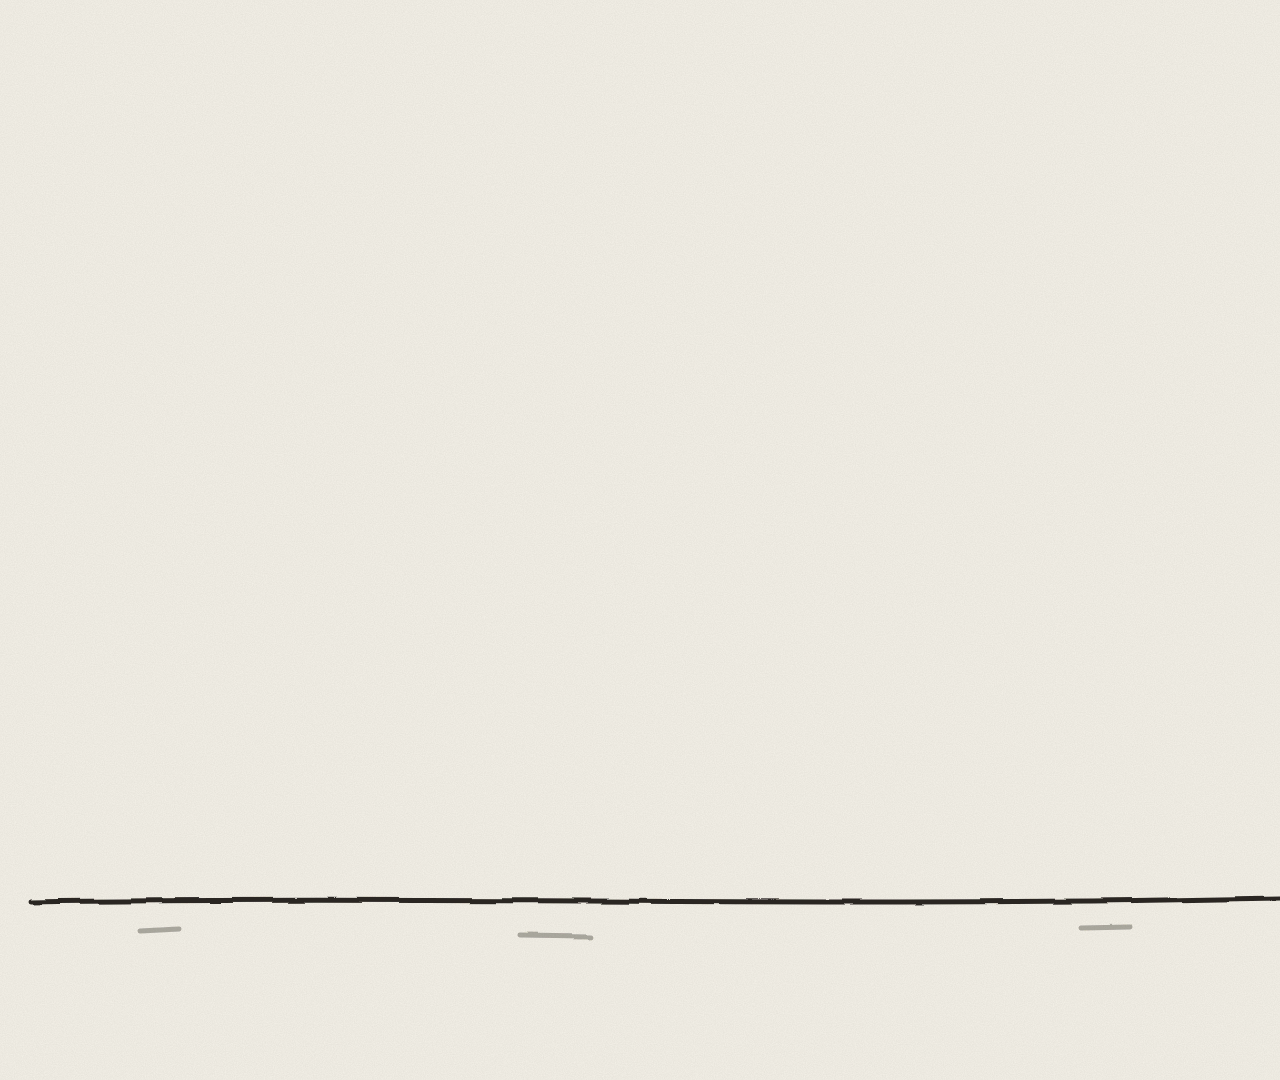
<file: app/assets/styles/framejam/doodle-mascot/example.html>
<!doctype html>
<html lang="en">
  <head>
    <meta charset="UTF-8" />
    <meta name="viewport" content="width=1920, height=1080" />
    <title>Doodle Mascot</title>
    <link rel="preconnect" href="https://fonts.googleapis.com" />
    <link href="https://fonts.googleapis.com/css2?family=Gochi+Hand&family=Patrick+Hand&display=block" rel="stylesheet" />
    <script src="https://cdn.jsdelivr.net/npm/gsap@3.12.5/dist/gsap.min.js"></script>
    <style>
      * { margin: 0; padding: 0; box-sizing: border-box; }
      html, body { width: 1920px; height: 1080px; overflow: hidden; background: #f3f0e7; }
      #stage { position: relative; width: 1920px; height: 1080px; overflow: hidden; background: #f3f0e7; }
      svg#art { position: absolute; left: 0; top: 0; }
      .k { fill: none; stroke-width: 5; stroke-linecap: round; stroke-linejoin: round; }
      .k:not([stroke]) { stroke: #2a2622; }
      .o { stroke: #2a2622; stroke-width: 5; stroke-linejoin: round; stroke-linecap: round; }
      .d { stroke-dasharray: 1; stroke-dashoffset: 1; }
      .hand { font-family: "Gochi Hand", cursive; fill: #2a2622; }
      .note { font-family: "Patrick Hand", cursive; fill: #2a2622; }
    </style>
  </head>
  <body>
    <div id="stage" data-composition-id="doodle-mascot" data-width="1920" data-height="1080" data-duration="8">
      <svg id="art" width="1920" height="1080" viewBox="0 0 1920 1080">
        <defs>
          <filter id="boil" filterUnits="userSpaceOnUse" x="0" y="0" width="1920" height="1080">
            <feTurbulence id="turb" type="fractalNoise" baseFrequency="0.022" numOctaves="2" seed="1" result="n" />
            <feDisplacementMap in="SourceGraphic" in2="n" scale="5" xChannelSelector="R" yChannelSelector="G" />
          </filter>
          <filter id="paper" x="0" y="0" width="100%" height="100%">
            <feTurbulence type="fractalNoise" baseFrequency="0.9" numOctaves="3" seed="7" />
            <feColorMatrix values="0 0 0 0 0.16  0 0 0 0 0.14  0 0 0 0 0.12  0 0 0 0.55 0" />
          </filter>
          <pattern id="hatch" patternUnits="userSpaceOnUse" width="9" height="9" patternTransform="rotate(38)">
            <line x1="0" y1="0" x2="0" y2="9" stroke="#2a2622" stroke-width="1.5" opacity="0.2" />
          </pattern>
          <clipPath id="wipe"><rect id="wipeR" x="300" y="200" width="0" height="220" /></clipPath>
        </defs>
        <rect width="1920" height="1080" fill="#f3f0e7" />
        <rect width="1920" height="1080" filter="url(#paper)" opacity="0.18" />

        <g id="ink" filter="url(#boil)">
          <g id="cam">
            <path class="k" d="M30 902 C 420 896, 820 907, 1220 899 S 1720 905, 1890 899" stroke-width="4" />
            <path class="k" d="M140 930 l 40 -2 M 520 936 l 70 1 M 1080 928 l 50 -1 M 1600 934 l 80 2" stroke-width="3" opacity="0.35" />

            <g id="bunting">
              <path id="string" class="k d" pathLength="1" stroke-width="3" d="" />
              <g id="flags"></g>
            </g>

            <g id="balloons">
              <g id="bal1"><path class="k" stroke-width="3" d="M1600 588 C 1580 650, 1500 700, 1440 752" /><ellipse class="o" cx="1600" cy="520" rx="55" ry="68" fill="#5bb8ad" /><ellipse cx="1600" cy="520" rx="55" ry="68" fill="url(#hatch)" /><path class="k" d="M1580 488 q 8 -16 24 -18" stroke="#f3f0e7" stroke-width="6" /></g>
              <g id="bal2"><path class="k" stroke-width="3" d="M1720 538 C 1700 640, 1520 690, 1442 752" /><ellipse class="o" cx="1720" cy="470" rx="55" ry="68" fill="#ef7b63" /><ellipse cx="1720" cy="470" rx="55" ry="68" fill="url(#hatch)" /><path class="k" d="M1700 438 q 8 -16 24 -18" stroke="#f3f0e7" stroke-width="6" /></g>
            </g>

            <g transform="translate(1300 900)">
              <g id="cake">
                <ellipse class="o" cx="0" cy="-6" rx="175" ry="16" fill="#ffffff" />
                <path class="o" d="M-130 -18 V-150 H130 V-18 Z" fill="#f7b7c4" />
                <path d="M-130 -18 V-150 H130 V-18 Z" fill="url(#hatch)" />
                <path class="o" d="M-138 -152 H138 V-128 C 128 -96, 110 -96, 104 -126 C 92 -100, 70 -100, 62 -124 C 48 -92, 24 -92, 16 -124 C 0 -102, -22 -102, -30 -124 C -44 -96, -66 -96, -74 -126 C -88 -104, -108 -104, -116 -128 C -124 -110, -136 -112, -138 -128 Z" fill="#fff7ef" />
                <text class="hand" x="0" y="-38" text-anchor="middle" font-size="68" fill="#e2554a">v1.0</text>
                <rect class="o" x="-10" y="-218" width="20" height="66" rx="4" fill="#8fc8e8" />
                <path class="k" d="M-10 -200 l 20 -10 M-10 -178 l 20 -10" stroke-width="3" />
                <path class="k" d="M0 -218 v -12" stroke-width="3" />
                <g id="flame">
                  <path class="o" d="M0 -232 C -22 -250, -16 -276, 0 -296 C 16 -276, 22 -250, 0 -232 Z" fill="#ffb53b" stroke-width="4" />
                  <path d="M0 -240 C -9 -250, -6 -264, 0 -274 C 6 -264, 9 -250, 0 -240 Z" fill="#ffe27a" />
                </g>
              </g>
            </g>
            <g id="rays"></g>

            <g transform="translate(0 900)">
              <ellipse id="mShadow" cx="760" cy="2" rx="120" ry="12" fill="#2a2622" opacity="0.12" />
              <g id="m">
                <g id="mJump">
                  <g id="mSquash">
                    <rect id="legL" class="o" x="-64" y="-68" width="26" height="68" rx="11" fill="#ffd84a" />
                    <rect id="legR" class="o" x="38" y="-68" width="26" height="68" rx="11" fill="#ffd84a" />
                    <path id="armL" class="k" stroke-width="10" d="M-122 -172 Q -160 -176, -180 -206" />
                    <path id="armR" class="k" stroke-width="10" d="M122 -172 Q 160 -176, 180 -206" />
                    <path class="o" d="M-125 -305 H125 V-115 L75 -60 H-125 Z" fill="#ffd84a" />
                    <path d="M-125 -305 H125 V-115 L75 -60 H-125 Z" fill="url(#hatch)" />
                    <rect x="-121" y="-301" width="242" height="32" fill="#f0c235" opacity="0.7" />
                    <path class="o" d="M125 -115 H75 V-60 Z" fill="#e5ad25" />
                    <path class="k" d="M-95 -132 H85 M-95 -102 H50" stroke="#7fa9d6" stroke-width="3" />
                    <g id="eyes">
                      <ellipse cx="-48" cy="-206" rx="11" ry="15" fill="#2a2622" />
                      <ellipse cx="48" cy="-206" rx="11" ry="15" fill="#2a2622" />
                    </g>
                    <g id="happy">
                      <path class="k" stroke-width="7" d="M-66 -200 Q -48 -224, -30 -200 M30 -200 Q 48 -224, 66 -200" />
                    </g>
                    <ellipse cx="-84" cy="-176" rx="18" ry="9" fill="#f59a8f" opacity="0.75" />
                    <ellipse cx="84" cy="-176" rx="18" ry="9" fill="#f59a8f" opacity="0.75" />
                    <path id="mouth" class="k" d="M-16 -180 Q 0 -166, 16 -180" />
                    <path id="mouthO" class="o" d="M-22 -184 Q 0 -146, 22 -184 Z" fill="#c9473e" stroke-width="4" />
                  </g>
                </g>
              </g>
            </g>

            <g id="bub1">
              <path class="o" d="M360 382 C 520 380, 610 420, 606 470 C 602 518, 520 556, 420 558 L 560 620 L 360 556 C 220 552, 116 520, 118 468 C 120 416, 220 384, 360 382 Z" fill="#ffffff" />
              <text class="hand" x="362" y="488" text-anchor="middle" font-size="52">wait... is it today?</text>
            </g>
            <g id="bub2">
              <path class="o" d="M360 372 C 530 370, 616 414, 612 470 C 608 522, 520 558, 420 560 L 568 626 L 352 558 C 210 554, 108 520, 110 466 C 112 410, 210 374, 360 372 Z" fill="#ffffff" />
              <text class="hand" x="362" y="494" text-anchor="middle" font-size="72">WE SHIPPED!</text>
            </g>

            <g id="confetti"></g>

            <g clip-path="url(#wipe)">
              <text class="hand" x="960" y="360" text-anchor="middle" font-size="150">Jotter <tspan fill="#e2554a">1.0</tspan> is here!</text>
            </g>
            <path id="under" class="k d" pathLength="1" stroke="#5bb8ad" stroke-width="9" d="M560 392 C 760 378, 1000 404, 1180 384 S 1340 380, 1380 390" />
            <text id="sign" class="note" x="960" y="470" text-anchor="middle" font-size="58">thanks for every little note ♥ love, Notey</text>
          </g>
        </g>
      </svg>
    </div>

    <script>
      var seed = 11;
      function rnd() { seed = (seed * 16807) % 2147483647; return (seed - 1) / 2147483646; }
      var NS = "http://www.w3.org/2000/svg";
      function el(tag, attrs, parent) {
        var e = document.createElementNS(NS, tag);
        for (var k in attrs) e.setAttribute(k, attrs[k]);
        parent.appendChild(e);
        return e;
      }

      function sag(x) { var u = (x - 960) / 1000; return 52 + 70 * (1 - u * u); }
      var sd = "M-20 " + sag(-20).toFixed(1);
      for (var x = 40; x <= 1940; x += 60) sd += " L" + x + " " + sag(x).toFixed(1);
      document.getElementById("string").setAttribute("d", sd);
      var flagCols = ["#ef7b63", "#5bb8ad", "#ffd84a", "#8fc8e8"];
      var flags = document.getElementById("flags");
      for (var i = 0; i < 16; i++) {
        var fx = 30 + i * 124, fy = sag(fx);
        var g = el("g", { class: "flag" }, flags);
        var pts = (fx - 44) + "," + (fy - 2) + " " + (fx + 44) + "," + (fy + 2) + " " + (fx + 2) + "," + (fy + 84);
        el("polygon", { points: pts, class: "o", fill: flagCols[i % 4], "stroke-width": "4" }, g);
        if (i % 2 === 0) el("polygon", { points: pts, fill: "url(#hatch)" }, g);
      }

      var rays = document.getElementById("rays");
      for (var r = 0; r < 9; r++) {
        var a = Math.PI * (1.05 + (r / 8) * 0.9);
        var cx = 1300, cy = 640;
        el("path", { class: "k d ray", pathLength: "1", "stroke-width": "5",
          d: "M" + (cx + Math.cos(a) * 80).toFixed(1) + " " + (cy + Math.sin(a) * 80).toFixed(1) + " L" + (cx + Math.cos(a) * 140).toFixed(1) + " " + (cy + Math.sin(a) * 140).toFixed(1) }, rays);
      }

      var conf = document.getElementById("confetti");
      var confCols = ["#ef7b63", "#5bb8ad", "#ffd84a", "#8fc8e8", "#f7b7c4"];
      var pieces = [];
      for (var c = 0; c < 48; c++) {
        var ox = c % 2 ? 1300 : 760, oy = c % 2 ? 650 : 640;
        var p = c % 3 === 0
          ? el("path", { class: "k", d: "M" + (ox - 10) + " " + oy + " q 5 -8 10 0 t 10 0", stroke: confCols[c % 5], "stroke-width": "5" }, conf)
          : el("rect", { x: ox - 8, y: oy - 5, width: 16, height: 10, fill: confCols[c % 5], stroke: "#2a2622", "stroke-width": "2" }, conf);
        var ang = Math.PI * (1.08 + rnd() * 0.84), dist = 220 + rnd() * 420;
        pieces.push({ el: p, x: Math.cos(ang) * dist, y: Math.sin(ang) * dist * 0.9, rot: (rnd() - 0.5) * 720, fall: 420 + rnd() * 380 });
      }

      var tl = gsap.timeline({ paused: true });
      for (var b = 0, t = 0; t < 8; t += 0.12, b++) tl.set("#turb", { attr: { seed: (b % 3) + 1 } }, t);

      gsap.set("#cam", { svgOrigin: "960 700" });
      tl.fromTo("#cam", { scale: 1 }, { scale: 1.035, duration: 8, ease: "none", immediateRender: false }, 0);

      tl.to("#string", { strokeDashoffset: 0, duration: 0.6, ease: "power2.inOut" }, 0);
      gsap.set(".flag", { scaleY: 0, transformOrigin: "50% 0%" });
      tl.to(".flag", { scaleY: 1, duration: 0.45, ease: "back.out(2.6)", stagger: 0.045 }, 0.15);
      tl.to(".flag", { rotation: 4, transformOrigin: "50% 0%", duration: 0.9, ease: "sine.inOut", yoyo: true, repeat: 7, stagger: 0.06 }, 1.0);

      gsap.set("#cake", { scale: 0, svgOrigin: "0 0" });
      tl.to("#cake", { scale: 1, duration: 0.55, ease: "back.out(2.2)" }, 0.45);
      gsap.set(["#bal1", "#bal2"], { y: 260, opacity: 0 });
      tl.to(["#bal1", "#bal2"], { y: 0, opacity: 1, duration: 0.9, ease: "back.out(1.4)", stagger: 0.12 }, 0.6);
      tl.to("#bal1", { y: -14, rotation: -3, svgOrigin: "1600 588", duration: 0.8, ease: "sine.inOut", yoyo: true, repeat: 7 }, 1.5);
      tl.to("#bal2", { y: -18, rotation: 3, svgOrigin: "1720 538", duration: 0.95, ease: "sine.inOut", yoyo: true, repeat: 5 }, 1.6);
      gsap.set("#flame", { scale: 0, svgOrigin: "0 -232" });

      gsap.set("#m", { x: -300 });
      gsap.set("#mShadow", { x: -1060 });
      gsap.set("#mSquash", { svgOrigin: "0 0" });
      gsap.set(["#happy", "#mouthO", "#bub1", "#bub2", "#sign"], { opacity: 0 });
      gsap.set("#legL", { svgOrigin: "-51 -60" });
      gsap.set("#legR", { svgOrigin: "51 -60" });
      gsap.set("#armL", { svgOrigin: "-122 -172" });
      gsap.set("#armR", { svgOrigin: "122 -172" });

      tl.to("#m", { x: 760, duration: 1.6, ease: "power1.out" }, 0)
        .to("#mShadow", { x: 0, duration: 1.6, ease: "power1.out" }, 0)
        .fromTo("#legL", { rotation: -20 }, { rotation: 20, duration: 0.11, ease: "sine.inOut", yoyo: true, repeat: 13, immediateRender: false }, 0)
        .fromTo("#legR", { rotation: 20 }, { rotation: -20, duration: 0.11, ease: "sine.inOut", yoyo: true, repeat: 13, immediateRender: false }, 0)
        .to("#mJump", { y: -12, duration: 0.11, ease: "sine.inOut", yoyo: true, repeat: 13 }, 0)
        .to(["#legL", "#legR"], { rotation: 0, duration: 0.1 }, 1.56)
        .to("#mSquash", { scaleY: 0.9, scaleX: 1.07, duration: 0.1, ease: "power2.out" }, 1.6)
        .to("#mSquash", { scaleY: 1, scaleX: 1, duration: 0.45, ease: "elastic.out(1, 0.4)" }, 1.72);

      function blink(at) {
        tl.to("#eyes", { scaleY: 0.1, svgOrigin: "0 -206", duration: 0.06, ease: "power1.in" }, at)
          .to("#eyes", { scaleY: 1, svgOrigin: "0 -206", duration: 0.08, ease: "power1.out" }, at + 0.07);
      }
      blink(1.85);
      tl.to("#eyes", { x: 10, duration: 0.18, ease: "power2.out" }, 2.0);
      gsap.set("#bub1", { scale: 0, svgOrigin: "560 620" });
      tl.to("#bub1", { opacity: 1, scale: 1, duration: 0.35, ease: "back.out(2.4)" }, 2.0);
      blink(2.45);
      tl.to("#bub1", { opacity: 0, scale: 0.6, duration: 0.14, ease: "power2.in" }, 2.78);

      tl.to("#mSquash", { scaleY: 0.78, scaleX: 1.14, duration: 0.16, ease: "power2.out" }, 2.72)
        .to("#mSquash", { scaleY: 1.14, scaleX: 0.9, duration: 0.22, ease: "power2.out" }, 2.9)
        .to("#mJump", { y: -170, duration: 0.32, ease: "power2.out" }, 2.88)
        .to("#mShadow", { scale: 0.6, svgOrigin: "760 2", opacity: 0.06, duration: 0.32, ease: "power2.out" }, 2.88)
        .to(["#armL"], { rotation: 40, duration: 0.2, ease: "back.out(3)" }, 2.9)
        .to(["#armR"], { rotation: -40, duration: 0.2, ease: "back.out(3)" }, 2.9)
        .set(["#eyes", "#mouth"], { opacity: 0 }, 2.92)
        .set(["#happy", "#mouthO"], { opacity: 1 }, 2.92)
        .to("#mSquash", { scaleY: 1, scaleX: 1, duration: 0.2, ease: "power1.out" }, 3.13)
        .to("#mJump", { y: 0, duration: 0.3, ease: "power2.in" }, 3.25)
        .to("#mShadow", { scale: 1, opacity: 0.12, duration: 0.3, ease: "power2.in" }, 3.25)
        .to("#mSquash", { scaleY: 0.84, scaleX: 1.12, duration: 0.08, ease: "power2.out" }, 3.55)
        .to("#mSquash", { scaleY: 1, scaleX: 1, duration: 0.5, ease: "elastic.out(1, 0.35)" }, 3.65);

      tl.to("#flame", { scale: 1, duration: 0.3, ease: "back.out(3)" }, 2.95)
        .to("#flame", { scaleX: 0.85, scaleY: 1.1, svgOrigin: "0 -232", duration: 0.14, ease: "sine.inOut", yoyo: true, repeat: 31 }, 3.25)
        .to(".ray", { strokeDashoffset: 0, duration: 0.25, ease: "power2.out", stagger: 0.02 }, 2.95)
        .to(".ray", { opacity: 0, duration: 0.4, ease: "power1.in" }, 3.7);

      pieces.forEach(function (p, i) {
        gsap.set(p.el, { opacity: 0 });
        tl.to(p.el, { opacity: 1, duration: 0.05 }, 2.95)
          .to(p.el, { x: p.x, y: p.y, rotation: p.rot * 0.4, transformOrigin: "50% 50%", duration: 0.7, ease: "power3.out" }, 2.95 + (i % 6) * 0.01)
          .to(p.el, { y: p.y + p.fall, rotation: p.rot, transformOrigin: "50% 50%", duration: 2.6, ease: "power1.in" }, 3.65 + (i % 6) * 0.01);
      });

      gsap.set("#bub2", { scale: 0, svgOrigin: "568 626" });
      tl.to("#bub2", { opacity: 1, scale: 1, duration: 0.4, ease: "back.out(2.6)" }, 3.0)
        .to("#bub2", { rotation: -2, svgOrigin: "568 626", duration: 0.3, ease: "sine.inOut", yoyo: true, repeat: 5 }, 3.4)
        .to("#bub2", { opacity: 0, scale: 0.7, duration: 0.16, ease: "power2.in" }, 5.55);

      function hop(at, h) {
        tl.to("#mSquash", { scaleY: 0.88, scaleX: 1.08, duration: 0.08, ease: "power2.out" }, at)
          .to("#mJump", { y: -h, duration: 0.2, ease: "power2.out" }, at + 0.08)
          .to("#mSquash", { scaleY: 1.06, scaleX: 0.96, duration: 0.16, ease: "power1.out" }, at + 0.08)
          .to("#mJump", { y: 0, duration: 0.18, ease: "power2.in" }, at + 0.28)
          .to("#mSquash", { scaleY: 0.9, scaleX: 1.08, duration: 0.07, ease: "power2.out" }, at + 0.46)
          .to("#mSquash", { scaleY: 1, scaleX: 1, duration: 0.3, ease: "back.out(3)" }, at + 0.53);
      }
      hop(4.15, 60);
      hop(5.0, 60);
      tl.to("#armL", { rotation: 10, duration: 0.18, ease: "sine.inOut", yoyo: true, repeat: 9 }, 3.9)
        .to("#armR", { rotation: -10, duration: 0.18, ease: "sine.inOut", yoyo: true, repeat: 9 }, 3.9);

      tl.set(["#happy", "#mouthO"], { opacity: 0 }, 5.7)
        .set(["#eyes", "#mouth"], { opacity: 1 }, 5.7)
        .to("#eyes", { x: 0, duration: 0.15 }, 5.7)
        .to("#armL", { rotation: 0, duration: 0.25, ease: "power2.out" }, 5.7)
        .to("#armR", { rotation: -50, duration: 0.25, ease: "back.out(2)" }, 5.8)
        .to("#armR", { rotation: -20, duration: 0.16, ease: "sine.inOut", yoyo: true, repeat: 11 }, 6.05);
      blink(6.5);
      blink(7.45);

      tl.to("#wipeR", { attr: { width: 1320 }, duration: 0.85, ease: "power1.inOut" }, 5.75)
        .to("#under", { strokeDashoffset: 0, duration: 0.45, ease: "power2.inOut" }, 6.55)
        .fromTo("#sign", { opacity: 0, y: 20 }, { opacity: 1, y: 0, duration: 0.45, ease: "power2.out", immediateRender: false }, 6.9);
      hop(7.0, 40);

      tl.set({}, {}, 8);
      window.__timelines = window.__timelines || {};
      window.__timelines["doodle-mascot"] = tl;
    </script>
  </body>
</html>
</file>
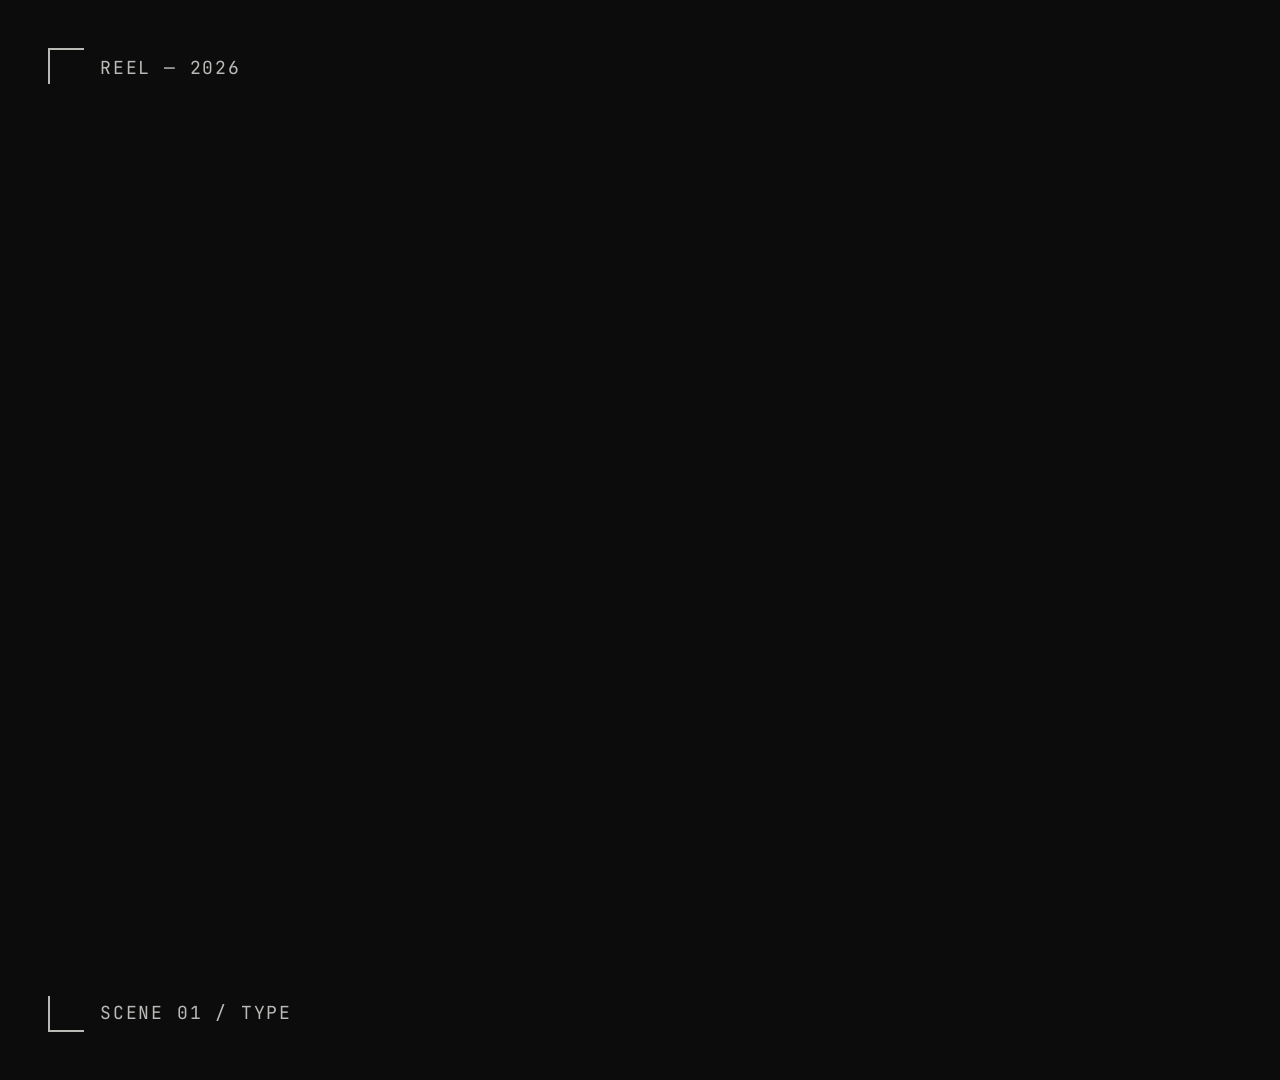
<file: app/assets/styles/framejam/dot-field-showreel/example.html>
<!doctype html>
<html lang="en">
  <head>
    <meta charset="UTF-8" />
    <meta name="viewport" content="width=1920, height=1080" />
    <title>Dot Field Showreel</title>
    <link rel="preconnect" href="https://fonts.googleapis.com" />
    <link href="https://fonts.googleapis.com/css2?family=Archivo+Black&family=Archivo:wght@600&family=Instrument+Serif:ital@1&family=JetBrains+Mono:wght@500&display=block" rel="stylesheet" />
    <script src="https://cdn.jsdelivr.net/npm/gsap@3.12.5/dist/gsap.min.js"></script>
    <style>
      * { margin: 0; padding: 0; box-sizing: border-box; }
      html, body { width: 1920px; height: 1080px; overflow: hidden; background: #0c0c0d; }
      #stage { position: relative; width: 1920px; height: 1080px; overflow: hidden; background: #0c0c0d; color: #f4f4f0; font-family: "Archivo Black", sans-serif; }
      .scene { position: absolute; inset: 0; visibility: hidden; overflow: hidden; }
      .center { position: absolute; left: 0; right: 0; text-align: center; white-space: nowrap; }
      .ch { display: inline-block; }
      .serif { font-family: "Instrument Serif", serif; font-style: italic; }
      .mono { font-family: "JetBrains Mono", monospace; }
      .outline { color: transparent; -webkit-text-stroke: 3px #f4f4f0; }
      .slice { position: absolute; left: 0; right: 0; top: 380px; text-align: center; font-size: 300px; line-height: 1; }
      #dots { position: absolute; left: 150px; top: 150px; width: 1620px; height: 780px; }
      .dot { position: absolute; width: 14px; height: 14px; border-radius: 50%; background: #f4f4f0; }
      .hud { position: absolute; z-index: 10; font-family: "JetBrains Mono", monospace; font-size: 18px; letter-spacing: 0.1em; text-transform: uppercase; color: rgba(244, 244, 240, 0.75); }
      .br { position: absolute; z-index: 10; width: 36px; height: 36px; border-color: rgba(244, 244, 240, 0.75); border-style: solid; border-width: 0; }
    </style>
  </head>
  <body>
    <div id="stage" data-composition-id="dot-field-showreel" data-width="1920" data-height="1080" data-duration="7.5">
      <div id="s1" class="scene">
        <div class="slice" id="motion"><span class="ch">M</span><span class="ch" style="color: #ff5a1f">O</span><span class="ch">T</span><span class="ch">I</span><span class="ch" style="color: #ff5a1f">O</span><span class="ch">N</span></div>
        <div class="slice" id="g1" style="color: #ff5a1f; clip-path: inset(18% 0 62% 0); opacity: 0">MOTION</div>
        <div class="slice" id="g2" style="color: #2b45ff; clip-path: inset(55% 0 25% 0); opacity: 0">MOTION</div>
        <div class="center mono" id="sub1" style="top: 720px; font-size: 22px; letter-spacing: 0.3em; color: rgba(244,244,240,0.7)">TYPOGRAPHY THAT PERFORMS</div>
      </div>

      <div id="s2" class="scene" style="background: #2b45ff">
        <div class="center serif" id="with" style="top: 170px; font-size: 130px">with</div>
        <div class="center outline" id="i1" style="top: 330px; font-size: 200px; line-height: 1">INTENT INTENT INTENT</div>
        <div class="center" id="i2" style="top: 530px; font-size: 200px; line-height: 1">INTENT</div>
        <div class="center outline" id="i3" style="top: 730px; font-size: 200px; line-height: 1">INTENT INTENT INTENT</div>
      </div>

      <div id="s3" class="scene" style="background: #ff5a1f; color: #0c0c0d">
        <div class="center serif" id="fno" style="top: 250px; font-size: 90px">frame no.</div>
        <div class="center mono" id="counter" style="top: 370px; font-size: 300px; font-weight: 500; line-height: 1">0240</div>
        <div id="prog" style="position: absolute; left: 560px; top: 760px; width: 800px; height: 10px; background: #0c0c0d; transform-origin: left center"></div>
      </div>

      <div id="s4" class="scene">
        <div id="dots"></div>
        <div id="sys" style="position: absolute; left: 150px; top: 880px; font-size: 64px">SYSTEMS</div>
        <div class="mono" id="sysSub" style="position: absolute; left: 154px; top: 960px; font-size: 20px; letter-spacing: 0.12em; color: rgba(244,244,240,0.6)">ONE RULE · 512 DOTS · NO KEYFRAMES BY HAND</div>
      </div>

      <div id="s5" class="scene" style="background: #d4ff3a; color: #0c0c0d">
        <div class="center" id="m1" style="top: 120px; font-size: 240px; line-height: 1; color: transparent; -webkit-text-stroke: 3px #0c0c0d">MOVE</div>
        <div class="center" id="m2" style="top: 330px; font-size: 300px; line-height: 1">MOVE</div>
        <div class="center" id="m3" style="top: 590px; font-size: 240px; line-height: 1; color: transparent; -webkit-text-stroke: 3px #0c0c0d">MOVE</div>
        <div class="center" id="endtag" style="top: 880px; font-family: 'Archivo', sans-serif; font-weight: 600; font-size: 40px">Nadia Ferro — motion design · open for Q1 2027</div>
      </div>

      <div class="br" style="left: 48px; top: 48px; border-left-width: 2px; border-top-width: 2px"></div>
      <div class="br" style="right: 48px; top: 48px; border-right-width: 2px; border-top-width: 2px"></div>
      <div class="br" style="left: 48px; bottom: 48px; border-left-width: 2px; border-bottom-width: 2px"></div>
      <div class="br" style="right: 48px; bottom: 48px; border-right-width: 2px; border-bottom-width: 2px"></div>
      <div class="hud" style="left: 100px; top: 56px">Reel — 2026</div>
      <div class="hud" id="tc" style="right: 100px; top: 56px">00:00:00:00</div>
      <div class="hud" id="scn" style="left: 100px; bottom: 56px">Scene 01 / Type</div>
      <div class="hud" style="right: 100px; bottom: 56px">Nadia Ferro</div>
    </div>

    <script>
      var COLS = 32, ROWS = 14;
      var dotsEl = document.getElementById("dots");
      for (var r = 0; r < ROWS; r++) for (var c = 0; c < COLS; c++) {
        var d = document.createElement("div");
        d.className = "dot";
        d.style.left = c * 50 + 18 + "px";
        d.style.top = r * 52 + 18 + "px";
        dotsEl.appendChild(d);
      }

      var tl = gsap.timeline({ paused: true });
      function show(id, from, to) {
        tl.set(id, { visibility: "visible" }, from);
        if (to !== undefined) tl.set(id, { visibility: "hidden" }, to);
      }
      var names = ["Scene 01 / Type", "Scene 02 / Intent", "Scene 03 / Timing", "Scene 04 / Systems", "Scene 05 / Move"];
      var clock = { f: 0 };
      tl.to(clock, {
        f: 225, duration: 7.5, ease: "none",
        onUpdate: function () {
          var f = Math.round(clock.f), t = f / 30;
          document.getElementById("tc").textContent = "00:00:" + String(Math.floor(f / 30)).padStart(2, "0") + ":" + String(f % 30).padStart(2, "0");
          var k = t < 1.3 ? 0 : t < 2.5 ? 1 : t < 3.5 ? 2 : t < 5.7 ? 3 : 4;
          document.getElementById("scn").textContent = names[k];
          var dark = k === 2 || k === 4;
          document.querySelectorAll(".hud").forEach(function (h) { h.style.color = dark ? "rgba(12,12,13,0.8)" : "rgba(244,244,240,0.75)"; });
          document.querySelectorAll(".br").forEach(function (b) { b.style.borderColor = dark ? "rgba(12,12,13,0.8)" : "rgba(244,244,240,0.75)"; });
          var n = Math.min(21, Math.max(0, Math.round((t - 2.6) / 0.75 * 21)));
          document.getElementById("counter").textContent = String(240 + n).padStart(4, "0");
        }
      }, 0);

      show("#s1", 0, 1.3);
      tl.from("#motion .ch", { y: -340, rotation: function (i) { return (i % 2 ? 1 : -1) * 28; }, opacity: 0, duration: 0.5, ease: "back.out(1.8)", stagger: 0.05 }, 0.05)
        .from("#sub1", { opacity: 0, duration: 0.3 }, 0.5)
        .set(["#g1", "#g2"], { opacity: 1 }, 0.95)
        .fromTo("#g1", { x: -60 }, { x: 40, duration: 0.12, ease: "steps(3)", immediateRender: false }, 0.95)
        .fromTo("#g2", { x: 70 }, { x: -30, duration: 0.12, ease: "steps(3)", immediateRender: false }, 0.95)
        .set(["#g1", "#g2"], { opacity: 0 }, 1.08);

      show("#s2", 1.3, 2.5);
      tl.from("#with", { opacity: 0, y: 30, duration: 0.3, ease: "power3.out" }, 1.32)
        .fromTo("#i1", { x: -500 }, { x: 0, duration: 0.9, ease: "power3.out", immediateRender: false }, 1.3)
        .fromTo("#i3", { x: 500 }, { x: 0, duration: 0.9, ease: "power3.out", immediateRender: false }, 1.3)
        .from("#i2", { scale: 1.6, opacity: 0, duration: 0.4, ease: "expo.out" }, 1.45);

      show("#s3", 2.5, 3.5);
      gsap.set("#prog", { scaleX: 0 });
      tl.from("#fno", { opacity: 0, y: 20, duration: 0.25, ease: "power3.out" }, 2.5)
        .from("#counter", { scale: 1.2, opacity: 0, duration: 0.3, ease: "expo.out" }, 2.52)
        .to("#prog", { scaleX: 1, duration: 0.85, ease: "power2.inOut" }, 2.55);

      show("#s4", 3.5, 5.7);
      var dots = gsap.utils.toArray(".dot");
      tl.from(dots, { scale: 0, duration: 0.25, ease: "back.out(2)", stagger: { grid: [ROWS, COLS], from: "center", amount: 0.3 } }, 3.5)
        .to(dots, { scale: 2.2, backgroundColor: "#ff5a1f", duration: 0.22, ease: "power2.out", yoyo: true, repeat: 1, stagger: { grid: [ROWS, COLS], from: "center", amount: 0.45 } }, 4.08)
        .to(dots, { scale: 1.8, backgroundColor: "#2b45ff", duration: 0.17, ease: "power2.out", yoyo: true, repeat: 1, stagger: { grid: [ROWS, COLS], from: [0, 0], amount: 0.35 } }, 5.0)
        .from("#sys", { x: -40, opacity: 0, duration: 0.35, ease: "expo.out" }, 4.1)
        .from("#sysSub", { opacity: 0, duration: 0.3 }, 4.3);

      show("#s5", 5.7);
      tl.from("#m2", { scaleY: 0.1, duration: 0.45, ease: "expo.out" }, 5.7)
        .fromTo("#m1", { y: 210, opacity: 0 }, { y: 0, opacity: 1, duration: 0.45, ease: "expo.out", immediateRender: false }, 5.85)
        .fromTo("#m3", { y: -260, opacity: 0 }, { y: 0, opacity: 1, duration: 0.45, ease: "expo.out", immediateRender: false }, 5.85)
        .from("#endtag", { y: 30, opacity: 0, duration: 0.4, ease: "power3.out" }, 6.4);
      gsap.set(["#m1", "#m3"], { opacity: 0 });

      tl.set({}, {}, 7.5);
      window.__timelines = window.__timelines || {};
      window.__timelines["dot-field-showreel"] = tl;
    </script>
  </body>
</html>
</file>
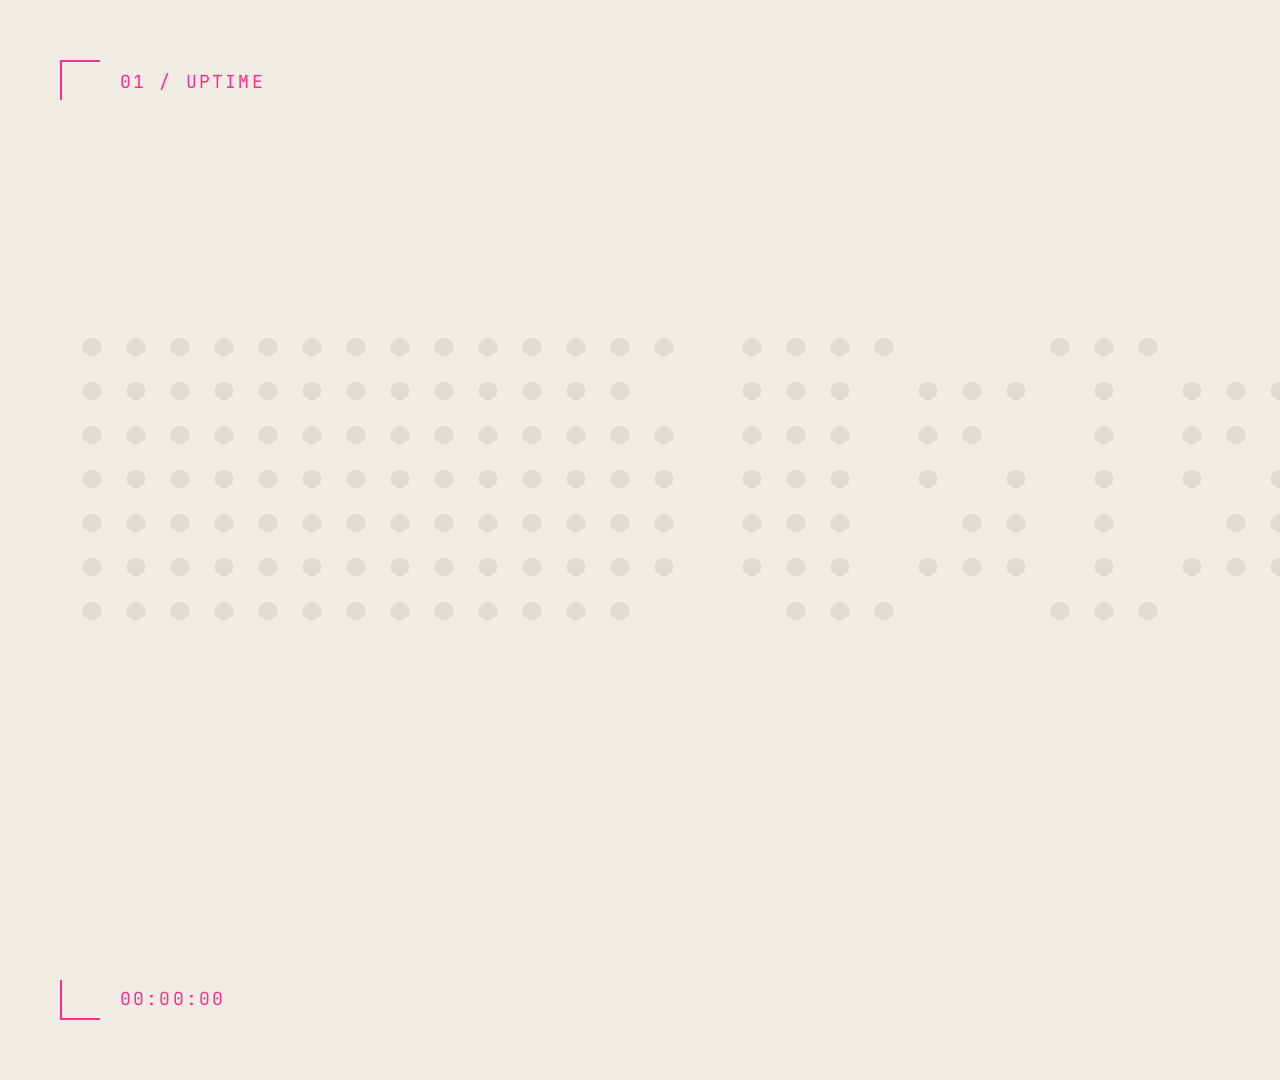
<file: app/assets/styles/framejam/dot-matrix/example.html>
<!doctype html>
<html lang="en">
  <head>
    <meta charset="UTF-8" />
    <meta name="viewport" content="width=1920, height=1080" />
    <title>Dot Matrix</title>
    <link rel="preconnect" href="https://fonts.googleapis.com" />
    <link href="https://fonts.googleapis.com/css2?family=JetBrains+Mono:wght@500;700&display=block" rel="stylesheet" />
    <script src="https://cdn.jsdelivr.net/npm/gsap@3.12.5/dist/gsap.min.js"></script>
    <style>
      * { margin: 0; padding: 0; box-sizing: border-box; }
      html, body { width: 1920px; height: 1080px; overflow: hidden; background: #f1ede4; }
      #stage { position: relative; width: 1920px; height: 1080px; overflow: hidden; background: #f1ede4; color: #161616; font-family: "JetBrains Mono", monospace; }
      #board { position: absolute; left: 75px; top: 330px; width: 1804px; height: 308px; }
      .d { position: absolute; width: 34px; height: 34px; border-radius: 50%; }
      #scan { position: absolute; top: 300px; left: 0; width: 6px; height: 370px; background: #ff2e88; opacity: 0; }
      .hud { position: absolute; font-size: 18px; letter-spacing: 0.12em; text-transform: uppercase; color: #ff2e88; }
      .tick { position: absolute; background: #ff2e88; }
      #caption { position: absolute; left: 0; right: 0; top: 720px; text-align: center; font-size: 30px; font-weight: 700; letter-spacing: 0.14em; text-transform: uppercase; color: #ff2e88; }
      #foot { position: absolute; left: 0; right: 0; top: 800px; text-align: center; font-size: 24px; letter-spacing: 0.04em; opacity: 0; }
    </style>
  </head>
  <body>
    <div id="stage" data-composition-id="dot-matrix" data-width="1920" data-height="1080" data-duration="7.5">
      <div class="tick" style="left: 60px; top: 60px; width: 40px; height: 2px"></div>
      <div class="tick" style="left: 60px; top: 60px; width: 2px; height: 40px"></div>
      <div class="tick" style="right: 60px; top: 60px; width: 40px; height: 2px"></div>
      <div class="tick" style="right: 60px; top: 60px; width: 2px; height: 40px"></div>
      <div class="tick" style="left: 60px; bottom: 60px; width: 40px; height: 2px"></div>
      <div class="tick" style="left: 60px; bottom: 60px; width: 2px; height: 40px"></div>
      <div class="tick" style="right: 60px; bottom: 60px; width: 40px; height: 2px"></div>
      <div class="tick" style="right: 60px; bottom: 60px; width: 2px; height: 40px"></div>
      <div class="hud" id="hudTL" style="left: 120px; top: 70px">01 / Uptime</div>
      <div class="hud" style="right: 120px; top: 70px">Beacon status — live</div>
      <div class="hud" id="hudBL" style="left: 120px; bottom: 70px">00:00:00</div>
      <div class="hud" style="right: 120px; bottom: 70px">Q3 2026</div>
      <div id="board"></div>
      <div id="scan"></div>
      <div id="caption">Days without an outage</div>
      <div id="foot">beacon.dev — status pages that tell the truth</div>
    </div>

    <script>
      var FONT = {
        "0": ["01110", "10001", "10011", "10101", "11001", "10001", "01110"],
        "1": ["00100", "01100", "00100", "00100", "00100", "00100", "01110"],
        "2": ["01110", "10001", "00001", "00010", "00100", "01000", "11111"],
        "4": ["00010", "00110", "01010", "10010", "11111", "00010", "00010"],
        "7": ["11111", "00001", "00010", "00100", "01000", "01000", "01000"],
        "8": ["01110", "10001", "10001", "01110", "10001", "10001", "01110"],
        "9": ["01110", "10001", "10001", "01111", "00001", "00010", "01100"],
        "+": ["00000", "00100", "00100", "11111", "00100", "00100", "00000"],
        ".": ["00000", "00000", "00000", "00000", "00000", "01100", "01100"],
        "%": ["11001", "11010", "00010", "00100", "01000", "01011", "10011"],
        " ": ["00000", "00000", "00000", "00000", "00000", "00000", "00000"]
      };
      var CHARS = 7, COLS = CHARS * 6 - 1, ROWS = 7, PITCH = 44;
      function litMap(str) {
        var m = [];
        for (var r = 0; r < ROWS; r++) for (var c = 0; c < COLS; c++) {
          var ci = Math.floor(c / 6), cc = c % 6;
          m.push(cc < 5 && FONT[str[ci]][r][cc] === "1");
        }
        return m;
      }
      var STATES = [
        { str: "  100  ", bg: "#f1ede4", on: "#161616", off: "rgba(22,22,22,0.08)", x: 0 },
        { str: "  +17  ", bg: "#0b0b0b", on: "#ff2e88", off: "rgba(255,255,255,0.07)", x: 0 },
        { str: "99.98% ", bg: "#f1ede4", on: "#161616", off: "rgba(22,22,22,0.08)", x: 3 * PITCH }
      ];
      var board = document.getElementById("board");
      var dots = [];
      for (var r = 0; r < ROWS; r++) for (var c = 0; c < COLS; c++) {
        var d = document.createElement("div");
        d.className = "d";
        d.style.left = c * PITCH + "px";
        d.style.top = r * PITCH + "px";
        board.appendChild(d);
        dots.push({ el: d, col: c });
      }

      var tl = gsap.timeline({ paused: true });
      var first = litMap(STATES[0].str);
      dots.forEach(function (d, i) {
        gsap.set(d.el, { backgroundColor: first[i] ? STATES[0].on : STATES[0].off, scale: first[i] ? 1 : 0.55 });
        if (first[i]) tl.from(d.el, { scale: 0, duration: 0.3, ease: "back.out(3)" }, 0.2 + ((i * 37) % 97) / 97 * 0.7);
      });

      function relight(state, at) {
        var m = litMap(state.str);
        tl.set("#stage", { backgroundColor: state.bg }, at)
          .set(["#hudBL", "#foot"], { color: state.bg === "#0b0b0b" ? "#f1ede4" : "#161616" }, at)
          .to("#board", { x: state.x, duration: 0.5, ease: "power3.inOut" }, at)
          .fromTo("#scan", { x: 100, opacity: 1 }, { x: 1820, opacity: 1, duration: 0.62, ease: "none", immediateRender: false }, at)
          .set("#scan", { opacity: 0 }, at + 0.62);
        dots.forEach(function (d, i) {
          tl.to(d.el, { backgroundColor: m[i] ? state.on : state.off, scale: m[i] ? 1 : 0.55, duration: 0.16, ease: "power2.out" }, at + d.col * 0.0145);
        });
      }
      relight(STATES[1], 2.5);
      var litB = litMap(STATES[1].str);
      tl.to(dots.filter(function (d, i) { return litB[i]; }).map(function (d) { return d.el; }), { scale: 1.14, duration: 0.22, yoyo: true, repeat: 1, ease: "sine.inOut", stagger: { each: 0.01, from: "center" } }, 3.5);
      relight(STATES[2], 4.8);
      tl.to("#foot", { opacity: 1, duration: 0.4, ease: "power2.out" }, 6.1);

      var clock = { f: 0 };
      var captions = ["Days without an outage", "Incidents caught before users noticed", "Uptime · July–September"];
      var huds = ["01 / Uptime", "02 / Alerts", "03 / Quarter"];
      tl.to(clock, {
        f: 225, duration: 7.5, ease: "none",
        onUpdate: function () {
          var f = Math.round(clock.f), t = f / 30, k = t < 2.5 ? 0 : t < 4.8 ? 1 : 2;
          document.getElementById("hudBL").textContent = "00:00:" + String(Math.floor(f / 30)).padStart(2, "0") + ":" + String(f % 30).padStart(2, "0");
          document.getElementById("caption").textContent = captions[k];
          document.getElementById("hudTL").textContent = huds[k];
        }
      }, 0);
      tl.from("#caption", { opacity: 0, y: 16, duration: 0.3, ease: "power2.out" }, 0.9)
        .fromTo("#caption", { opacity: 0, y: 16 }, { opacity: 1, y: 0, duration: 0.3, ease: "power2.out", immediateRender: false }, 2.8)
        .fromTo("#caption", { opacity: 0, y: 16 }, { opacity: 1, y: 0, duration: 0.3, ease: "power2.out", immediateRender: false }, 5.1);

      tl.set({}, {}, 7.5);
      window.__timelines = window.__timelines || {};
      window.__timelines["dot-matrix"] = tl;
    </script>
  </body>
</html>
</file>
